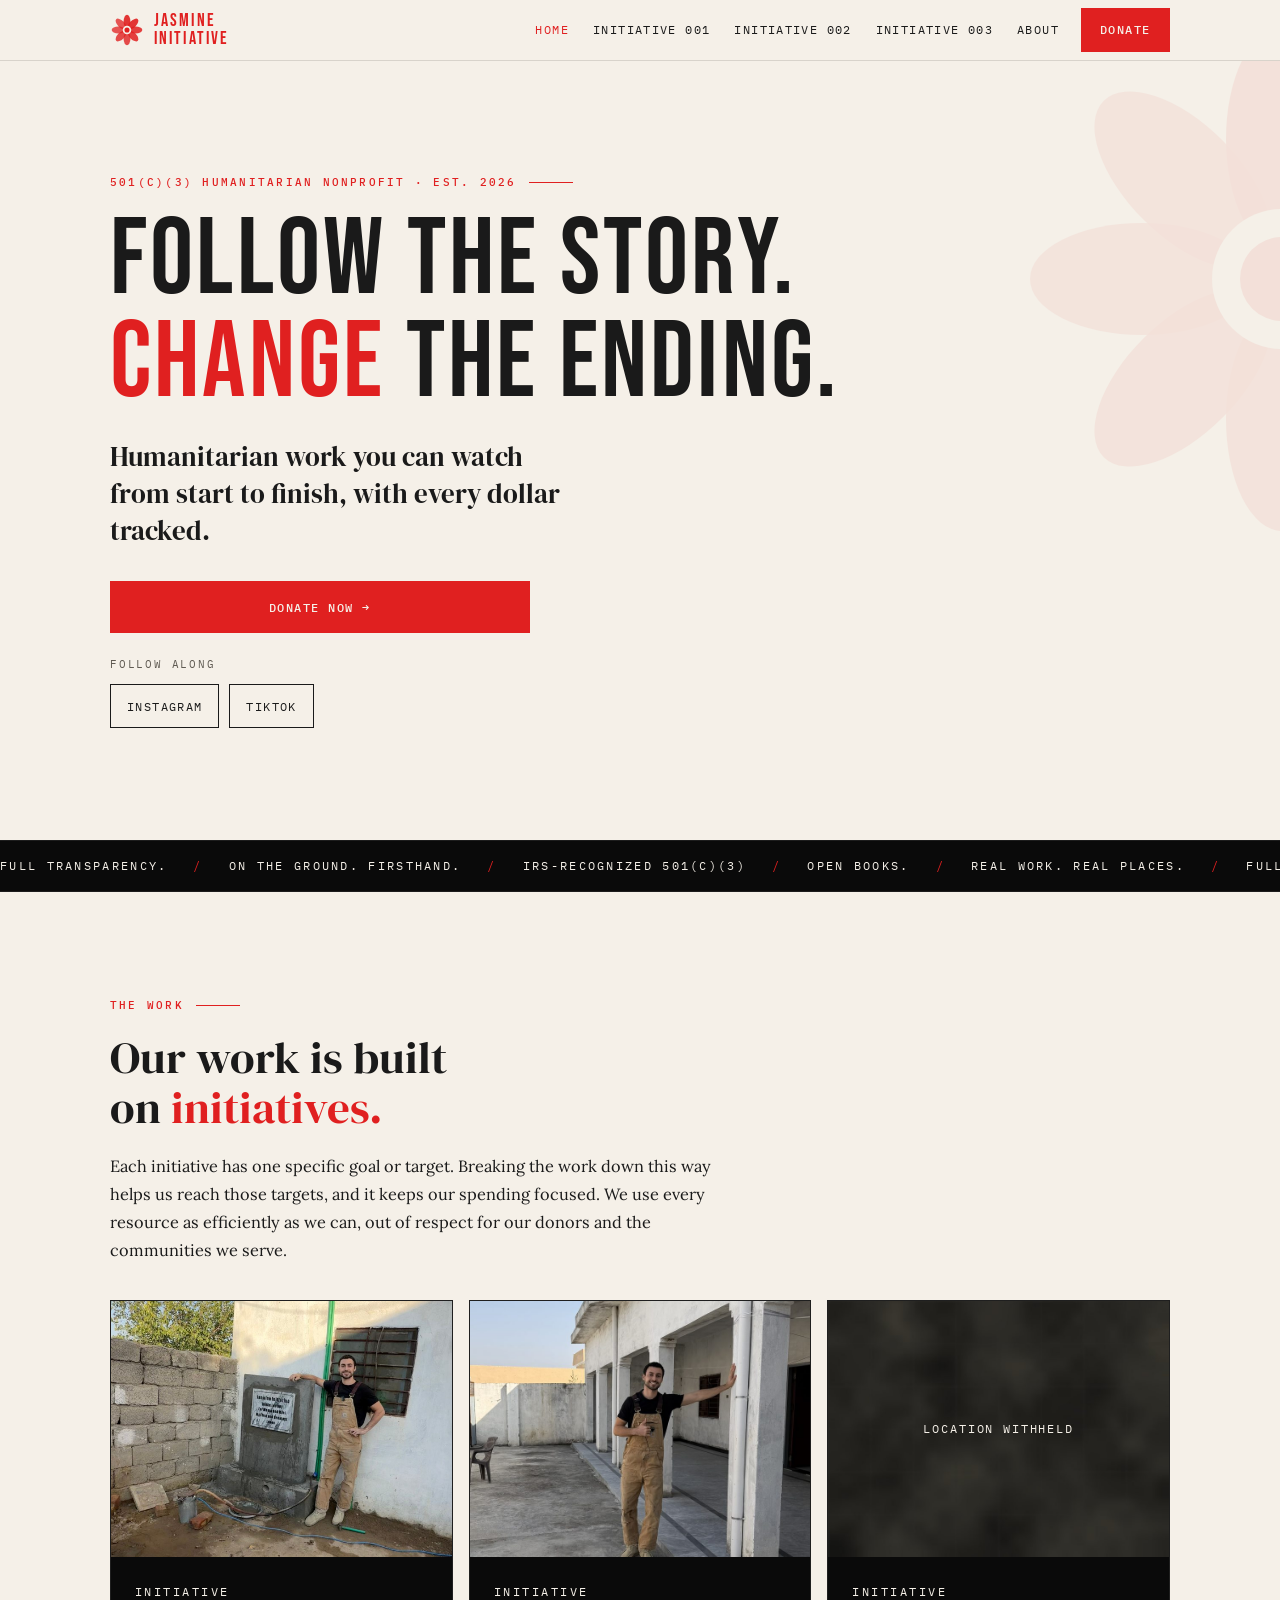
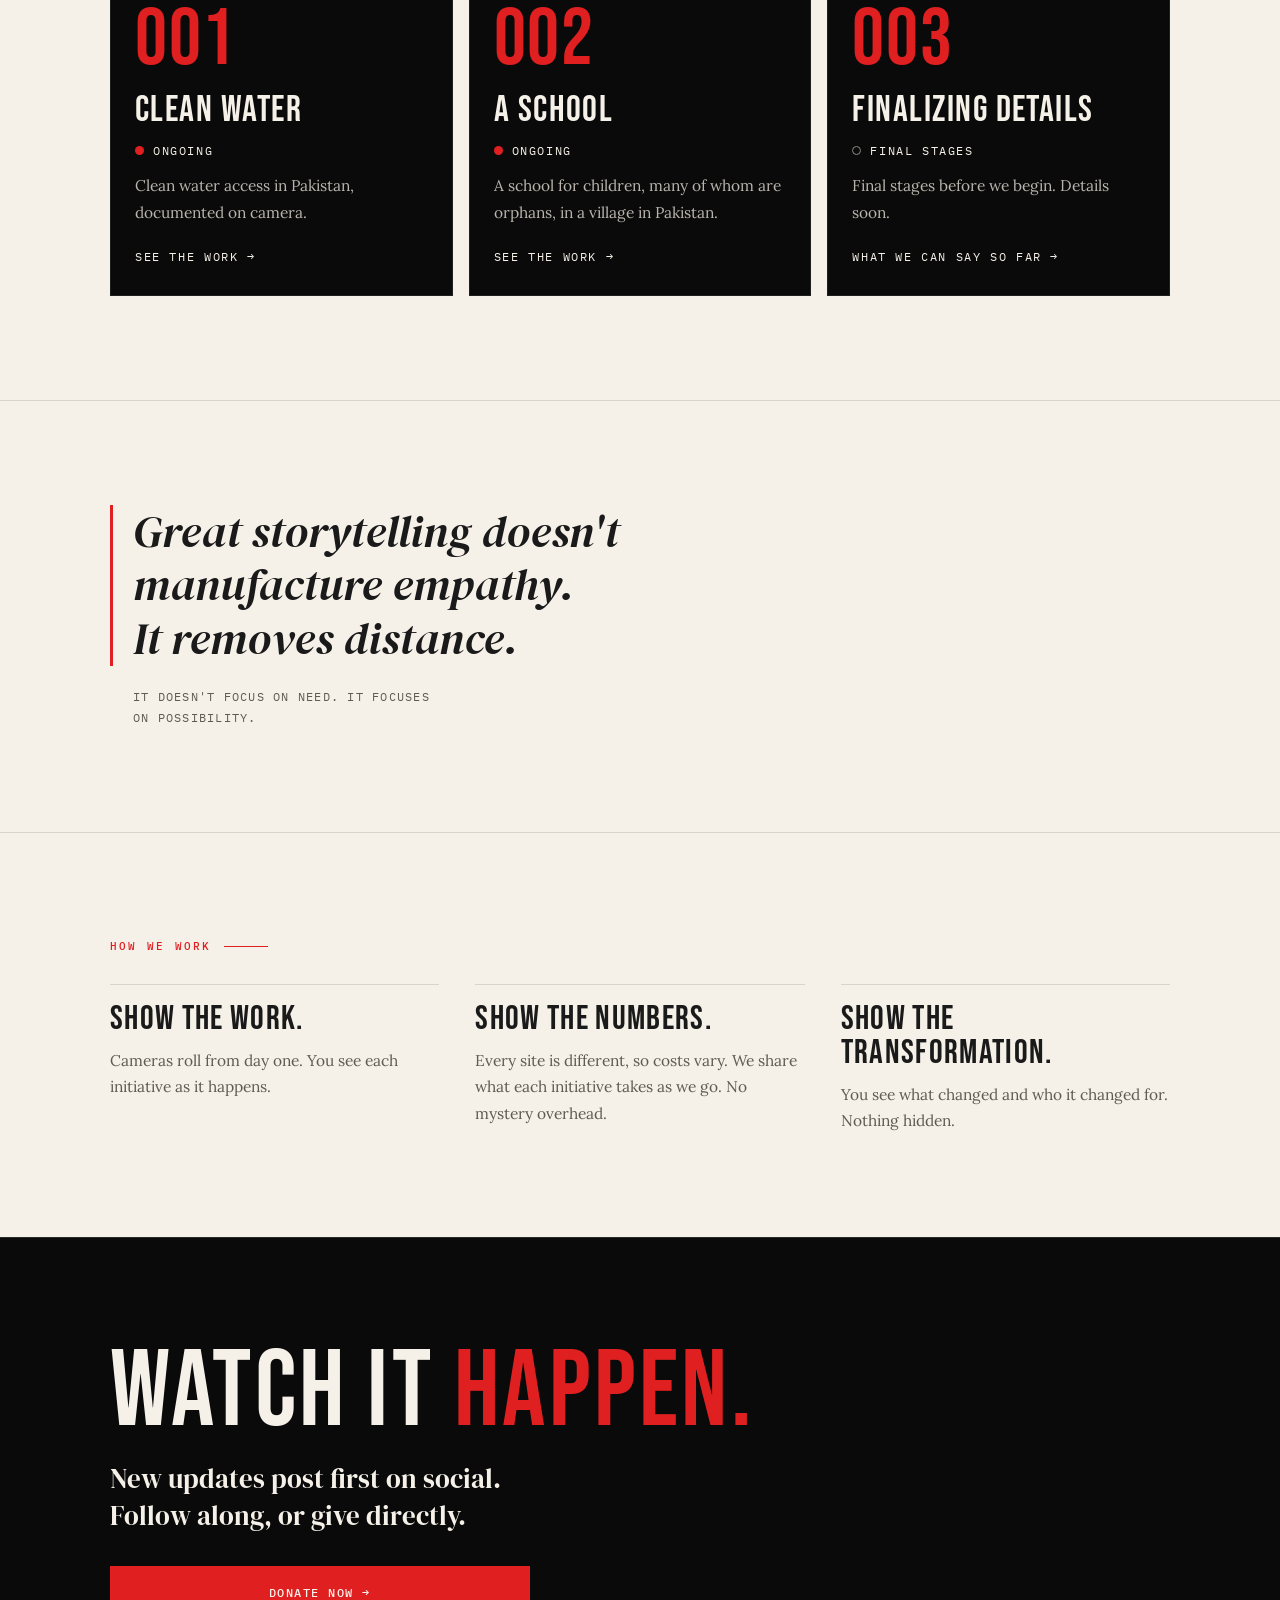
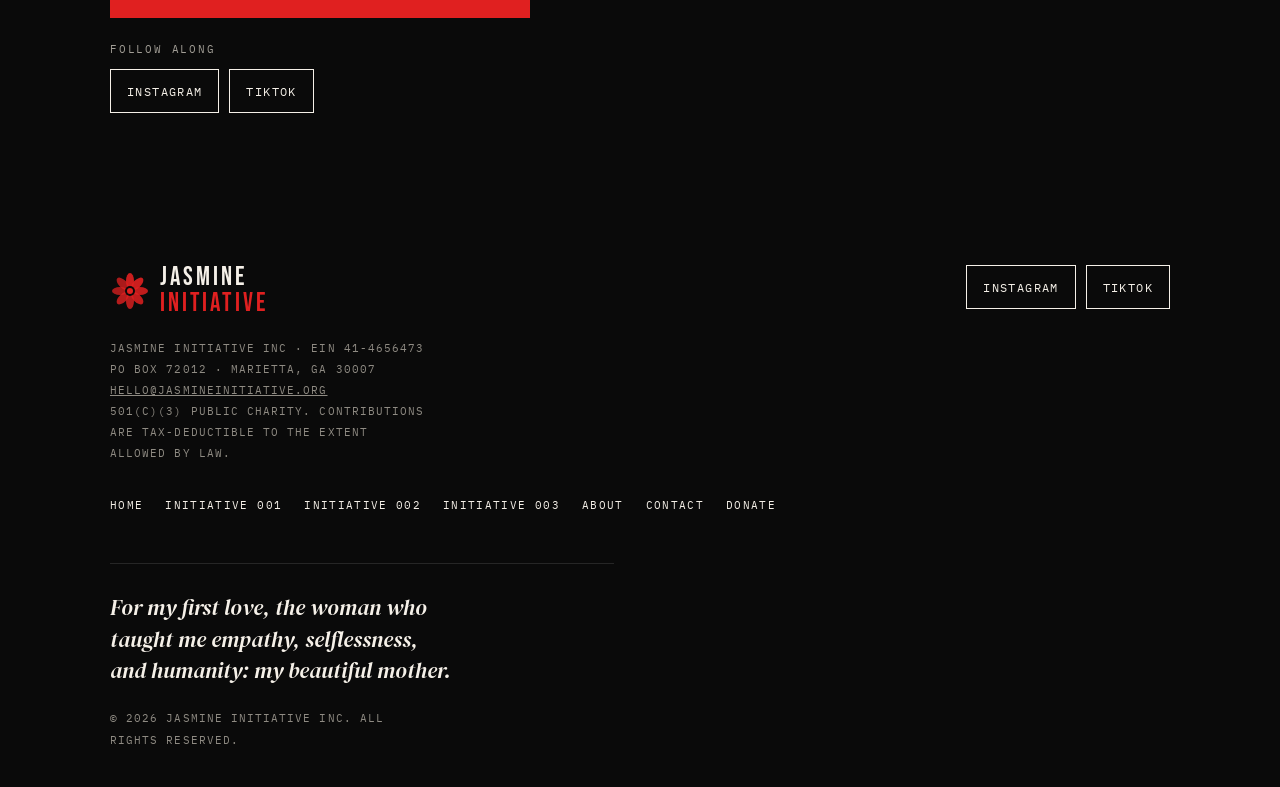
<file: index.html>
<!doctype html>
<html lang="en">
<head>
<meta charset="utf-8">
<meta name="viewport" content="width=device-width, initial-scale=1, viewport-fit=cover">
<title>Jasmine Initiative | Follow the story. Change the ending.</title>
<meta name="description" content="Humanitarian work you can watch from start to finish, with every dollar tracked. A 501(c)(3) public charity.">
<meta name="theme-color" content="#0A0A0A">
<meta property="og:site_name" content="Jasmine Initiative">
<meta property="og:type" content="website">
<meta property="og:title" content="Jasmine Initiative | Follow the story. Change the ending.">
<meta property="og:description" content="Humanitarian work you can watch from start to finish, with every dollar tracked. A 501(c)(3) public charity.">
<meta name="twitter:card" content="summary_large_image">
<meta property="og:url" content="https://jasmineinitiative.org/">
<meta property="og:image" content="https://jasmineinitiative.org/img/share-flower.jpg">
<link rel="canonical" href="https://jasmineinitiative.org/">
<link rel="icon" href="data:image/svg+xml,%3Csvg xmlns='http://www.w3.org/2000/svg' viewBox='0 0 40 40'%3E%3Crect width='40' height='40' fill='%230A0A0A'/%3E%3Cg fill='%23E02020'%3E%3Cellipse cx='20' cy='10' rx='4' ry='8'/%3E%3Cellipse cx='20' cy='10' rx='4' ry='8' transform='rotate(45 20 20)'/%3E%3Cellipse cx='20' cy='10' rx='4' ry='8' transform='rotate(90 20 20)'/%3E%3Cellipse cx='20' cy='10' rx='4' ry='8' transform='rotate(135 20 20)'/%3E%3Cellipse cx='20' cy='10' rx='4' ry='8' transform='rotate(180 20 20)'/%3E%3Cellipse cx='20' cy='10' rx='4' ry='8' transform='rotate(225 20 20)'/%3E%3Cellipse cx='20' cy='10' rx='4' ry='8' transform='rotate(270 20 20)'/%3E%3Cellipse cx='20' cy='10' rx='4' ry='8' transform='rotate(315 20 20)'/%3E%3C/g%3E%3Ccircle cx='20' cy='20' r='5' fill='%230A0A0A'/%3E%3Ccircle cx='20' cy='20' r='3' fill='%23E02020'/%3E%3C/svg%3E">
<link rel="preconnect" href="https://fonts.googleapis.com">
<link rel="preconnect" href="https://fonts.gstatic.com" crossorigin>
<link href="https://fonts.googleapis.com/css2?family=Bebas+Neue&family=DM+Serif+Display:ital@0;1&family=IBM+Plex+Mono:wght@400;500&family=Lora:ital,wght@0,400;0,500;1,400&display=swap" rel="stylesheet">
<link rel="stylesheet" href="assets/site.css?v=051c69ce">
</head>
<body>
<svg width="0" height="0" style="position:absolute" aria-hidden="true" focusable="false">
  <symbol id="flower" viewBox="0 0 40 40">
    <g fill="#E02020">
      <ellipse cx="20" cy="10" rx="4" ry="8" opacity=".9"/>
      <ellipse cx="20" cy="10" rx="4" ry="8" opacity=".9" transform="rotate(45 20 20)"/>
      <ellipse cx="20" cy="10" rx="4" ry="8" opacity=".85" transform="rotate(90 20 20)"/>
      <ellipse cx="20" cy="10" rx="4" ry="8" opacity=".85" transform="rotate(135 20 20)"/>
      <ellipse cx="20" cy="10" rx="4" ry="8" opacity=".8" transform="rotate(180 20 20)"/>
      <ellipse cx="20" cy="10" rx="4" ry="8" opacity=".8" transform="rotate(225 20 20)"/>
      <ellipse cx="20" cy="10" rx="4" ry="8" opacity=".75" transform="rotate(270 20 20)"/>
      <ellipse cx="20" cy="10" rx="4" ry="8" opacity=".75" transform="rotate(315 20 20)"/>
    </g>
    <circle cx="20" cy="20" r="5" style="fill:var(--core,#F5F0E8)"/>
    <circle cx="20" cy="20" r="3" fill="#E02020"/>
  </symbol>
</svg>

<a class="skip" href="#main">Skip to content</a>
<header class="bar">
  <div class="wrap bar-in">
    <a class="brand" href="./" aria-current="page" data-nav aria-label="Jasmine Initiative home">
      <svg aria-hidden="true"><use href="#flower"/></svg>
      <span class="brand-t"><span>JASMINE</span><span class="i">INITIATIVE</span></span>
    </a>
    <nav class="nav-d" aria-label="Primary">
      <a href="./" aria-current="page" data-nav>Home</a>
      <a href="initiative-001/" data-nav>Initiative 001</a>
      <a href="initiative-002/" data-nav>Initiative 002</a>
      <a href="initiative-003/" data-nav>Initiative 003</a>
      <a href="about/" data-nav>About</a>
    </nav>
    <a class="btn" style="min-height:44px;padding:0 18px" href="donate/" data-nav>Donate</a>
    <button class="menu-btn" id="menuBtn" type="button" aria-expanded="false" aria-controls="menu">Menu</button>
  </div>
</header>

<div class="menu" id="menu" hidden>
  <a class="big" href="./" aria-current="page" data-nav>Home</a>
  <a class="big" href="initiative-001/" data-nav>Initiative 001</a>
  <a class="big" href="initiative-002/" data-nav>Initiative 002</a>
  <a class="big" href="initiative-003/" data-nav>Initiative 003</a>
  <a class="big" href="about/" data-nav>About</a>
  <a class="big" href="contact/" data-nav>Contact</a>
  <a class="big" href="donate/" data-nav>Donate</a>
  <div class="follow">
    <p class="mono" style="margin:0 0 10px">Follow along</p>
    <div class="socials" data-socials></div>
  </div>
</div>


<main id="main">
  <section class="hero">
    <svg class="hero-flower" viewBox="0 0 40 40" aria-hidden="true"><use href="#flower"/></svg>
    <div class="wrap">
      <p class="eyebrow">501(c)(3) Humanitarian Nonprofit &middot; Est. 2026</p>
      <h1 class="h1">Follow the story.<br><em>Change</em> the ending.</h1>
      <p class="lede">Humanitarian work you can watch from start to finish, with every dollar tracked.</p>
      <div class="cta">
        <a class="btn" href="donate/" data-nav>Donate now &rarr;</a>
      </div>
      <p class="mono follow-label">Follow along</p>
      <div class="socials" data-socials></div>
    </div>
  </section>

  <div class="ticker" aria-hidden="true">
    <div class="track">
      <span>Full transparency.</span><span>On the ground. Firsthand.</span><span>IRS-recognized 501(c)(3)</span><span>Open books.</span><span>Real work. Real places.</span>
      <span>Full transparency.</span><span>On the ground. Firsthand.</span><span>IRS-recognized 501(c)(3)</span><span>Open books.</span><span>Real work. Real places.</span>
    </div>
  </div>

  <section class="sec">
    <div class="wrap">
      <p class="eyebrow">The work</p>
      <h2 class="h2">Our work is built on <em>initiatives.</em></h2>
      <p class="copy">Each initiative has one specific goal or target. Breaking the work down this way helps us reach those targets, and it keeps our spending focused. We use every resource as efficiently as we can, out of respect for our donors and the communities we serve.</p>
      <div class="cards" style="margin-top:36px">
        <a class="card c" href="initiative-001/" data-nav>
          <div class="c-media"><img src="img/well-1-plaque-wide.jpg" width="1600" height="900" loading="lazy" alt="Chuck standing beside the first well with the Initiative 001 plaque mounted on it"></div>
          <div class="c-body">
            <div class="c-num"><span class="lab">Initiative</span><span class="n">001</span></div>
            <h3>Clean water</h3>
            <span class="status"><i aria-hidden="true"></i>Ongoing</span>
            <p>Clean water access in Pakistan, documented on camera.</p>
            <span class="go">See the work &rarr;</span>
          </div>
        </a>
        <a class="card c" href="initiative-002/" data-nav>
          <div class="c-media"><img src="img/initiative-002-card.jpg" width="800" height="600" loading="lazy" alt="Chuck standing beside the school building in Pakistan"></div>
          <div class="c-body">
            <div class="c-num"><span class="lab">Initiative</span><span class="n">002</span></div>
            <h3>A school</h3>
            <span class="status"><i aria-hidden="true"></i>Ongoing</span>
            <p>A school for children, many of whom are orphans, in a village in Pakistan.</p>
            <span class="go">See the work &rarr;</span>
          </div>
        </a>
        <a class="card c" href="initiative-003/" data-nav>
          <div class="c-media"><img src="img/initiative-003-map.jpg" width="800" height="600" loading="lazy" alt=""><span class="c-tag">Location withheld</span></div>
          <div class="c-body">
            <div class="c-num"><span class="lab">Initiative</span><span class="n">003</span></div>
            <h3>Finalizing details</h3>
            <span class="status"><i class="off" aria-hidden="true"></i>Final stages</span>
            <p>Final stages before we begin. Details soon.</p>
            <span class="go">What we can say so far &rarr;</span>
          </div>
        </a>
      </div>
    </div>
  </section>

  <section class="sec">
    <div class="wrap">
      <blockquote class="pull" style="margin-inline:0">Great storytelling doesn't manufacture empathy. It removes distance.</blockquote>
      <p class="pull-sub">It doesn't focus on need. It focuses on possibility.</p>
    </div>
  </section>

  <section class="sec">
    <div class="wrap">
      <p class="eyebrow">How we work</p>
      <div class="trio" style="margin-top:28px">
        <div><h3>Show the work.</h3><p>Cameras roll from day one. You see each initiative as it happens.</p></div>
        <div><h3>Show the numbers.</h3><p>Every site is different, so costs vary. We share what each initiative takes as we go. No mystery overhead.</p></div>
        <div><h3>Show the transformation.</h3><p>You see what changed and who it changed for. Nothing hidden.</p></div>
      </div>
    </div>
  </section>

  <section class="sec band-dark">
    <div class="wrap">
      <h2 class="h1" style="margin-bottom:16px">Watch it <em>happen.</em></h2>
      <p class="lede" style="max-width:30ch">New updates post first on social. Follow along, or give directly.</p>
      <div class="cta" style="margin-bottom:8px"><a class="btn" href="donate/" data-nav>Donate now &rarr;</a></div>
      <p class="mono follow-label">Follow along</p>
      <div class="socials" data-socials></div>
    </div>
  </section>
</main>
<footer class="foot">
  <div class="wrap">
    <div class="foot-in">
      <div>
        <div class="brand" style="margin:0 0 20px">
          <svg aria-hidden="true"><use href="#flower"/></svg>
          <span class="brand-t"><span>JASMINE</span><span class="i">INITIATIVE</span></span>
        </div>
        <p>Jasmine Initiative Inc &middot; EIN 41-4656473<br>PO Box 72012 &middot; Marietta, GA 30007<br><a class="em" data-em="uryyb@wnfzvarvavgvngvir.bet">hello [at] jasmineinitiative [dot] org</a><br>501(c)(3) public charity. Contributions are tax-deductible to the extent allowed by law.</p>
      </div>
      <div class="socials" data-socials style="align-content:flex-start"></div>
    </div>
    <nav aria-label="Footer">
      <a href="./" aria-current="page" data-nav>Home</a>
      <a href="initiative-001/" data-nav>Initiative 001</a>
      <a href="initiative-002/" data-nav>Initiative 002</a>
      <a href="initiative-003/" data-nav>Initiative 003</a>
      <a href="about/" data-nav>About</a>
      <a href="contact/" data-nav>Contact</a>
      <a href="donate/" data-nav>Donate</a>
    </nav>
    <p class="dedication">For my first love, the woman who taught me empathy, selflessness, and humanity: my beautiful mother.</p>
    <p class="copyright">&copy; 2026 Jasmine Initiative Inc. All rights reserved.</p>
  </div>
</footer>

<script src="assets/site.js?v=051c69ce"></script>
</body>
</html>
</file>
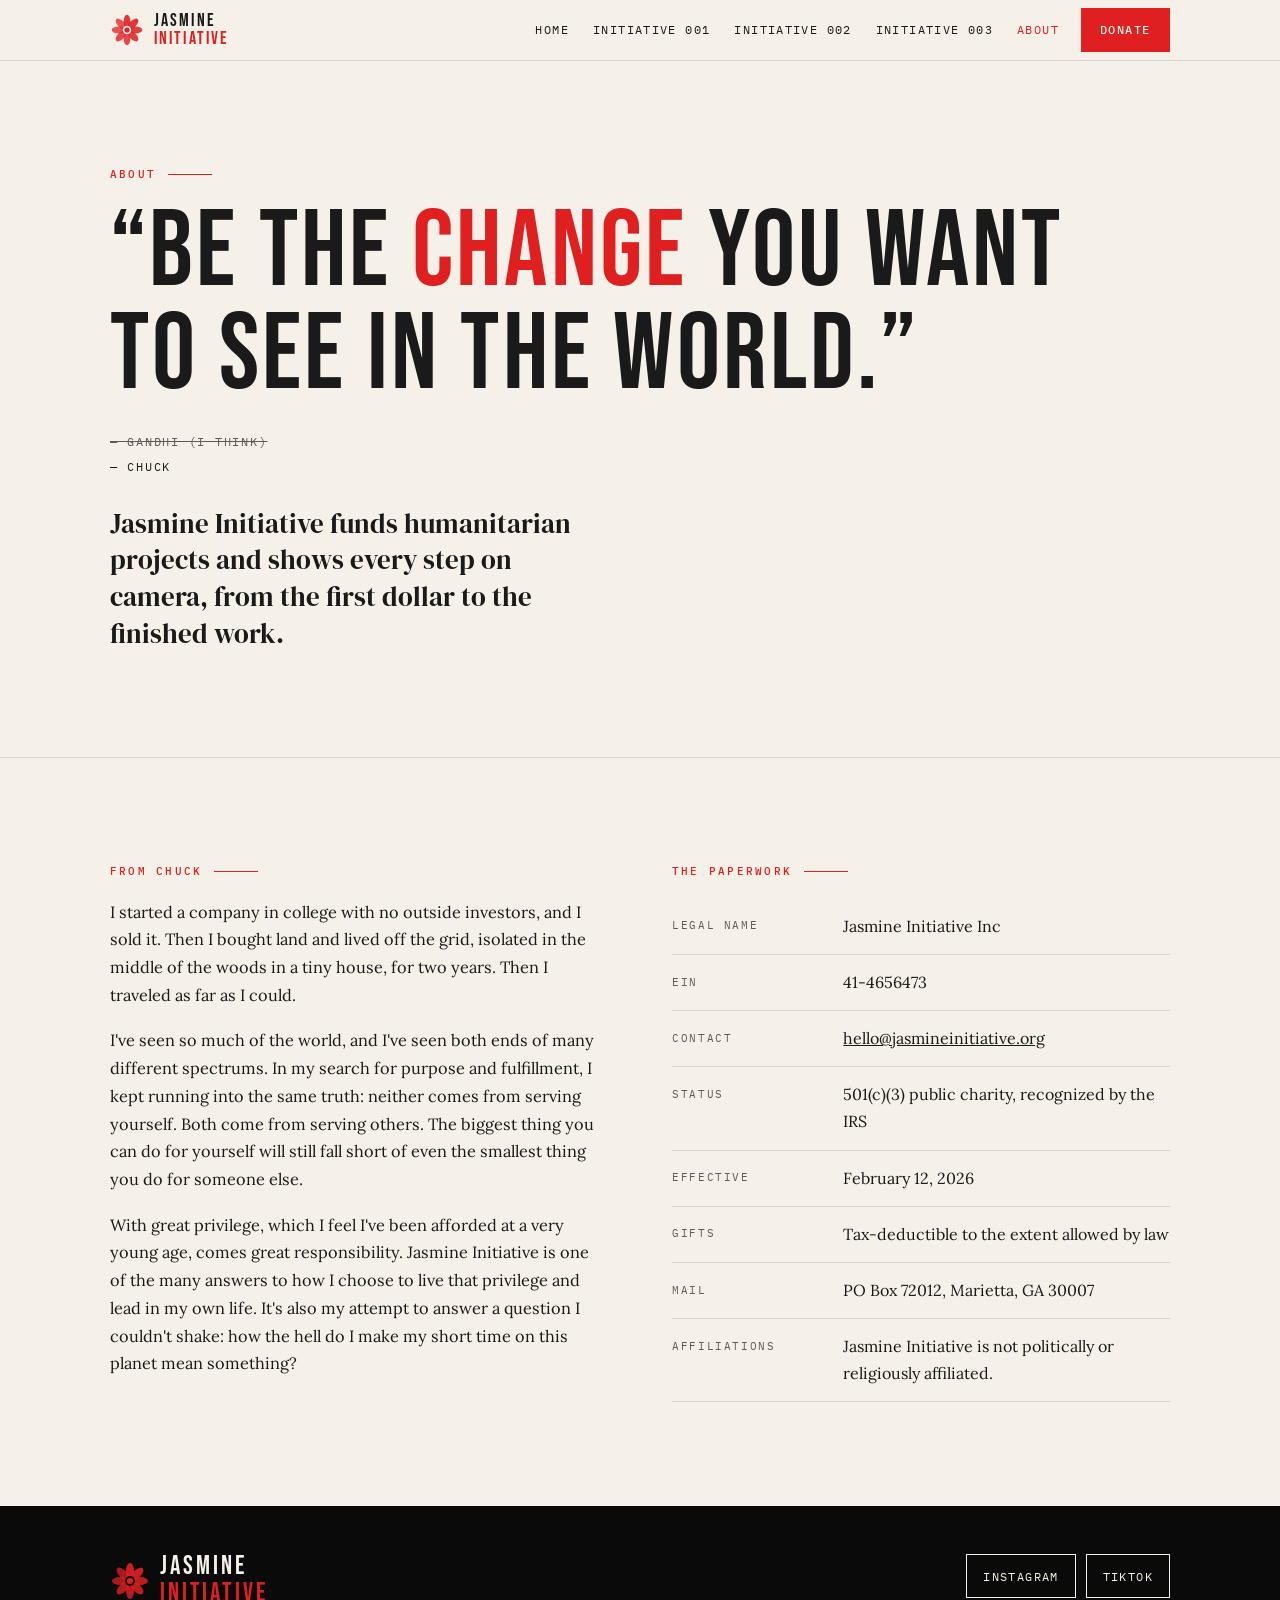
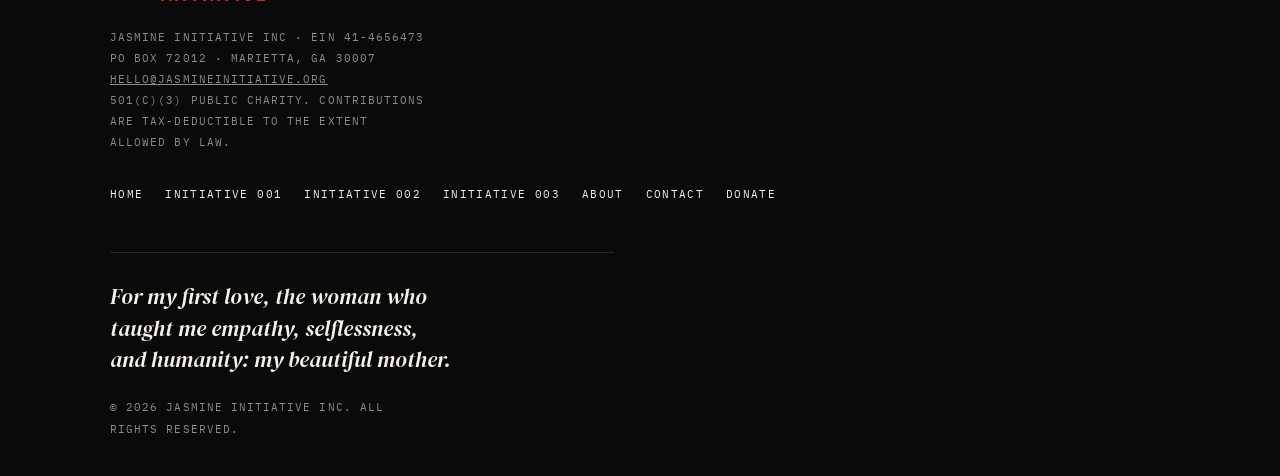
<file: about/index.html>
<!doctype html>
<html lang="en">
<head>
<meta charset="utf-8">
<meta name="viewport" content="width=device-width, initial-scale=1, viewport-fit=cover">
<title>About | Jasmine Initiative</title>
<meta name="description" content="Jasmine Initiative funds humanitarian projects and shows every step on camera, from the first dollar to the finished work.">
<meta name="theme-color" content="#0A0A0A">
<meta property="og:site_name" content="Jasmine Initiative">
<meta property="og:type" content="website">
<meta property="og:title" content="About | Jasmine Initiative">
<meta property="og:description" content="Jasmine Initiative funds humanitarian projects and shows every step on camera, from the first dollar to the finished work.">
<meta name="twitter:card" content="summary_large_image">
<meta property="og:url" content="https://jasmineinitiative.org/about/">
<meta property="og:image" content="https://jasmineinitiative.org/img/share-flower.jpg">
<link rel="canonical" href="https://jasmineinitiative.org/about/">
<link rel="icon" href="data:image/svg+xml,%3Csvg xmlns='http://www.w3.org/2000/svg' viewBox='0 0 40 40'%3E%3Crect width='40' height='40' fill='%230A0A0A'/%3E%3Cg fill='%23E02020'%3E%3Cellipse cx='20' cy='10' rx='4' ry='8'/%3E%3Cellipse cx='20' cy='10' rx='4' ry='8' transform='rotate(45 20 20)'/%3E%3Cellipse cx='20' cy='10' rx='4' ry='8' transform='rotate(90 20 20)'/%3E%3Cellipse cx='20' cy='10' rx='4' ry='8' transform='rotate(135 20 20)'/%3E%3Cellipse cx='20' cy='10' rx='4' ry='8' transform='rotate(180 20 20)'/%3E%3Cellipse cx='20' cy='10' rx='4' ry='8' transform='rotate(225 20 20)'/%3E%3Cellipse cx='20' cy='10' rx='4' ry='8' transform='rotate(270 20 20)'/%3E%3Cellipse cx='20' cy='10' rx='4' ry='8' transform='rotate(315 20 20)'/%3E%3C/g%3E%3Ccircle cx='20' cy='20' r='5' fill='%230A0A0A'/%3E%3Ccircle cx='20' cy='20' r='3' fill='%23E02020'/%3E%3C/svg%3E">
<link rel="preconnect" href="https://fonts.googleapis.com">
<link rel="preconnect" href="https://fonts.gstatic.com" crossorigin>
<link href="https://fonts.googleapis.com/css2?family=Bebas+Neue&family=DM+Serif+Display:ital@0;1&family=IBM+Plex+Mono:wght@400;500&family=Lora:ital,wght@0,400;0,500;1,400&display=swap" rel="stylesheet">
<link rel="stylesheet" href="../assets/site.css?v=051c69ce">
</head>
<body>
<svg width="0" height="0" style="position:absolute" aria-hidden="true" focusable="false">
  <symbol id="flower" viewBox="0 0 40 40">
    <g fill="#E02020">
      <ellipse cx="20" cy="10" rx="4" ry="8" opacity=".9"/>
      <ellipse cx="20" cy="10" rx="4" ry="8" opacity=".9" transform="rotate(45 20 20)"/>
      <ellipse cx="20" cy="10" rx="4" ry="8" opacity=".85" transform="rotate(90 20 20)"/>
      <ellipse cx="20" cy="10" rx="4" ry="8" opacity=".85" transform="rotate(135 20 20)"/>
      <ellipse cx="20" cy="10" rx="4" ry="8" opacity=".8" transform="rotate(180 20 20)"/>
      <ellipse cx="20" cy="10" rx="4" ry="8" opacity=".8" transform="rotate(225 20 20)"/>
      <ellipse cx="20" cy="10" rx="4" ry="8" opacity=".75" transform="rotate(270 20 20)"/>
      <ellipse cx="20" cy="10" rx="4" ry="8" opacity=".75" transform="rotate(315 20 20)"/>
    </g>
    <circle cx="20" cy="20" r="5" style="fill:var(--core,#F5F0E8)"/>
    <circle cx="20" cy="20" r="3" fill="#E02020"/>
  </symbol>
</svg>

<a class="skip" href="#main">Skip to content</a>
<header class="bar">
  <div class="wrap bar-in">
    <a class="brand" href="../" data-nav aria-label="Jasmine Initiative home">
      <svg aria-hidden="true"><use href="#flower"/></svg>
      <span class="brand-t"><span>JASMINE</span><span class="i">INITIATIVE</span></span>
    </a>
    <nav class="nav-d" aria-label="Primary">
      <a href="../" data-nav>Home</a>
      <a href="../initiative-001/" data-nav>Initiative 001</a>
      <a href="../initiative-002/" data-nav>Initiative 002</a>
      <a href="../initiative-003/" data-nav>Initiative 003</a>
      <a href="../about/" aria-current="page" data-nav>About</a>
    </nav>
    <a class="btn" style="min-height:44px;padding:0 18px" href="../donate/" data-nav>Donate</a>
    <button class="menu-btn" id="menuBtn" type="button" aria-expanded="false" aria-controls="menu">Menu</button>
  </div>
</header>

<div class="menu" id="menu" hidden>
  <a class="big" href="../" data-nav>Home</a>
  <a class="big" href="../initiative-001/" data-nav>Initiative 001</a>
  <a class="big" href="../initiative-002/" data-nav>Initiative 002</a>
  <a class="big" href="../initiative-003/" data-nav>Initiative 003</a>
  <a class="big" href="../about/" aria-current="page" data-nav>About</a>
  <a class="big" href="../contact/" data-nav>Contact</a>
  <a class="big" href="../donate/" data-nav>Donate</a>
  <div class="follow">
    <p class="mono" style="margin:0 0 10px">Follow along</p>
    <div class="socials" data-socials></div>
  </div>
</div>


<main id="main">
  <section class="sec" style="border-top:0">
    <div class="wrap">
      <p class="eyebrow">About</p>
      <h1 class="h1">&ldquo;Be the <em>change</em> you want to see in the world.&rdquo;</h1>
      <p class="attrib"><s>&mdash; Gandhi (I think)</s><span>&mdash; Chuck</span></p>
      <p class="lede" style="margin:8px 0 0">Jasmine Initiative funds humanitarian projects and shows every step on camera, from the first dollar to the finished work.</p>
    </div>
  </section>
  <section class="sec">
    <div class="wrap two">
      <div>
        <p class="eyebrow">From Chuck</p>
        <p class="copy">I started a company in college with no outside investors, and I sold it. Then I bought land and lived off the grid, isolated in the middle of the woods in a tiny house, for two years. Then I traveled as far as I could.</p>
        <p class="copy">I've seen so much of the world, and I've seen both ends of many different spectrums. In my search for purpose and fulfillment, I kept running into the same truth: neither comes from serving yourself. Both come from serving others. The biggest thing you can do for yourself will still fall short of even the smallest thing you do for someone else.</p>
        <p class="copy">With great privilege, which I feel I've been afforded at a very young age, comes great responsibility. Jasmine Initiative is one of the many answers to how I choose to live that privilege and lead in my own life. It's also my attempt to answer a question I couldn't shake: how the hell do I make my short time on this planet mean something?</p>
      </div>
      <div>
        <p class="eyebrow">The paperwork</p>
        <dl class="facts">
          <div><dt>Legal name</dt><dd>Jasmine Initiative Inc</dd></div>
          <div><dt>EIN</dt><dd>41-4656473</dd></div>
          <div><dt>Contact</dt><dd><a class="em" data-em="uryyb@wnfzvarvavgvngvir.bet">hello [at] jasmineinitiative [dot] org</a></dd></div>
          <div><dt>Status</dt><dd>501(c)(3) public charity, recognized by the IRS</dd></div>
          <div><dt>Effective</dt><dd>February 12, 2026</dd></div>
          <div><dt>Gifts</dt><dd>Tax-deductible to the extent allowed by law</dd></div>
          <div><dt>Mail</dt><dd>PO Box 72012, Marietta, GA 30007</dd></div>
          <div><dt>Affiliations</dt><dd>Jasmine Initiative is not politically or religiously affiliated.</dd></div>
        </dl>
      </div>
    </div>
  </section>
</main>
<footer class="foot">
  <div class="wrap">
    <div class="foot-in">
      <div>
        <div class="brand" style="margin:0 0 20px">
          <svg aria-hidden="true"><use href="#flower"/></svg>
          <span class="brand-t"><span>JASMINE</span><span class="i">INITIATIVE</span></span>
        </div>
        <p>Jasmine Initiative Inc &middot; EIN 41-4656473<br>PO Box 72012 &middot; Marietta, GA 30007<br><a class="em" data-em="uryyb@wnfzvarvavgvngvir.bet">hello [at] jasmineinitiative [dot] org</a><br>501(c)(3) public charity. Contributions are tax-deductible to the extent allowed by law.</p>
      </div>
      <div class="socials" data-socials style="align-content:flex-start"></div>
    </div>
    <nav aria-label="Footer">
      <a href="../" data-nav>Home</a>
      <a href="../initiative-001/" data-nav>Initiative 001</a>
      <a href="../initiative-002/" data-nav>Initiative 002</a>
      <a href="../initiative-003/" data-nav>Initiative 003</a>
      <a href="../about/" aria-current="page" data-nav>About</a>
      <a href="../contact/" data-nav>Contact</a>
      <a href="../donate/" data-nav>Donate</a>
    </nav>
    <p class="dedication">For my first love, the woman who taught me empathy, selflessness, and humanity: my beautiful mother.</p>
    <p class="copyright">&copy; 2026 Jasmine Initiative Inc. All rights reserved.</p>
  </div>
</footer>

<script src="../assets/site.js?v=051c69ce"></script>
</body>
</html>
</file>
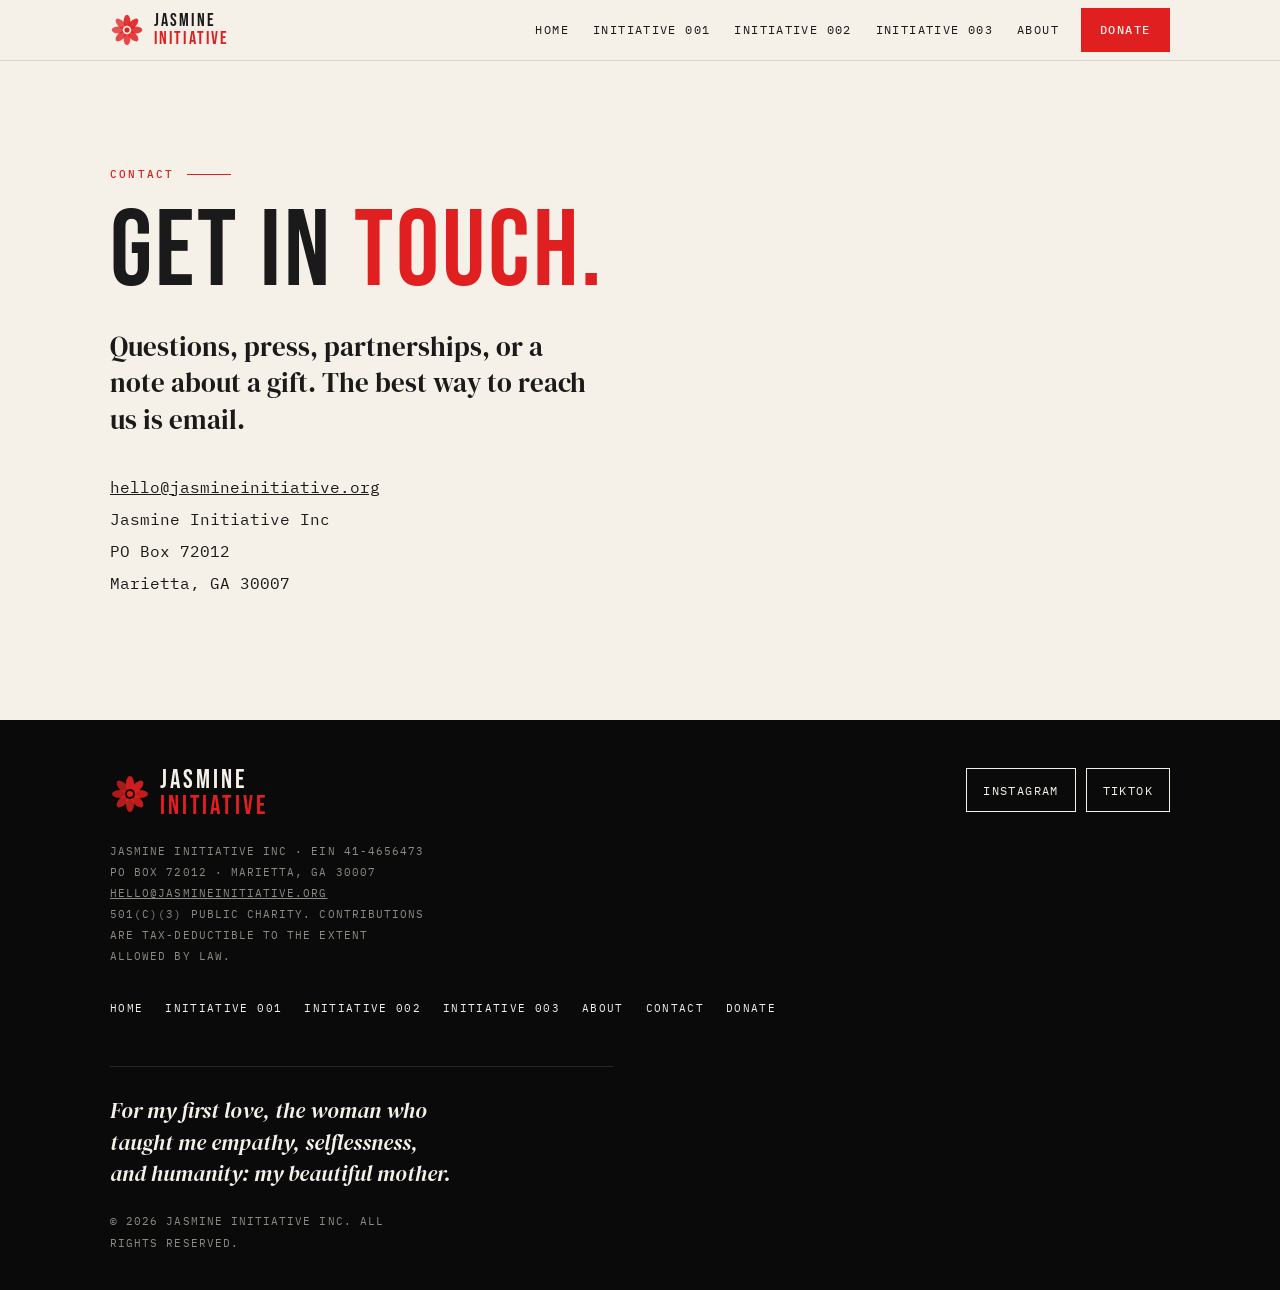
<file: contact/index.html>
<!doctype html>
<html lang="en">
<head>
<meta charset="utf-8">
<meta name="viewport" content="width=device-width, initial-scale=1, viewport-fit=cover">
<title>Contact | Jasmine Initiative</title>
<meta name="description" content="Questions, press, partnerships, or a note about a gift. Contact Jasmine Initiative.">
<meta name="theme-color" content="#0A0A0A">
<meta property="og:site_name" content="Jasmine Initiative">
<meta property="og:type" content="website">
<meta property="og:title" content="Contact | Jasmine Initiative">
<meta property="og:description" content="Questions, press, partnerships, or a note about a gift. Contact Jasmine Initiative.">
<meta name="twitter:card" content="summary_large_image">
<meta property="og:url" content="https://jasmineinitiative.org/contact/">
<meta property="og:image" content="https://jasmineinitiative.org/img/share-flower.jpg">
<link rel="canonical" href="https://jasmineinitiative.org/contact/">
<link rel="icon" href="data:image/svg+xml,%3Csvg xmlns='http://www.w3.org/2000/svg' viewBox='0 0 40 40'%3E%3Crect width='40' height='40' fill='%230A0A0A'/%3E%3Cg fill='%23E02020'%3E%3Cellipse cx='20' cy='10' rx='4' ry='8'/%3E%3Cellipse cx='20' cy='10' rx='4' ry='8' transform='rotate(45 20 20)'/%3E%3Cellipse cx='20' cy='10' rx='4' ry='8' transform='rotate(90 20 20)'/%3E%3Cellipse cx='20' cy='10' rx='4' ry='8' transform='rotate(135 20 20)'/%3E%3Cellipse cx='20' cy='10' rx='4' ry='8' transform='rotate(180 20 20)'/%3E%3Cellipse cx='20' cy='10' rx='4' ry='8' transform='rotate(225 20 20)'/%3E%3Cellipse cx='20' cy='10' rx='4' ry='8' transform='rotate(270 20 20)'/%3E%3Cellipse cx='20' cy='10' rx='4' ry='8' transform='rotate(315 20 20)'/%3E%3C/g%3E%3Ccircle cx='20' cy='20' r='5' fill='%230A0A0A'/%3E%3Ccircle cx='20' cy='20' r='3' fill='%23E02020'/%3E%3C/svg%3E">
<link rel="preconnect" href="https://fonts.googleapis.com">
<link rel="preconnect" href="https://fonts.gstatic.com" crossorigin>
<link href="https://fonts.googleapis.com/css2?family=Bebas+Neue&family=DM+Serif+Display:ital@0;1&family=IBM+Plex+Mono:wght@400;500&family=Lora:ital,wght@0,400;0,500;1,400&display=swap" rel="stylesheet">
<link rel="stylesheet" href="../assets/site.css?v=051c69ce">
</head>
<body>
<svg width="0" height="0" style="position:absolute" aria-hidden="true" focusable="false">
  <symbol id="flower" viewBox="0 0 40 40">
    <g fill="#E02020">
      <ellipse cx="20" cy="10" rx="4" ry="8" opacity=".9"/>
      <ellipse cx="20" cy="10" rx="4" ry="8" opacity=".9" transform="rotate(45 20 20)"/>
      <ellipse cx="20" cy="10" rx="4" ry="8" opacity=".85" transform="rotate(90 20 20)"/>
      <ellipse cx="20" cy="10" rx="4" ry="8" opacity=".85" transform="rotate(135 20 20)"/>
      <ellipse cx="20" cy="10" rx="4" ry="8" opacity=".8" transform="rotate(180 20 20)"/>
      <ellipse cx="20" cy="10" rx="4" ry="8" opacity=".8" transform="rotate(225 20 20)"/>
      <ellipse cx="20" cy="10" rx="4" ry="8" opacity=".75" transform="rotate(270 20 20)"/>
      <ellipse cx="20" cy="10" rx="4" ry="8" opacity=".75" transform="rotate(315 20 20)"/>
    </g>
    <circle cx="20" cy="20" r="5" style="fill:var(--core,#F5F0E8)"/>
    <circle cx="20" cy="20" r="3" fill="#E02020"/>
  </symbol>
</svg>

<a class="skip" href="#main">Skip to content</a>
<header class="bar">
  <div class="wrap bar-in">
    <a class="brand" href="../" data-nav aria-label="Jasmine Initiative home">
      <svg aria-hidden="true"><use href="#flower"/></svg>
      <span class="brand-t"><span>JASMINE</span><span class="i">INITIATIVE</span></span>
    </a>
    <nav class="nav-d" aria-label="Primary">
      <a href="../" data-nav>Home</a>
      <a href="../initiative-001/" data-nav>Initiative 001</a>
      <a href="../initiative-002/" data-nav>Initiative 002</a>
      <a href="../initiative-003/" data-nav>Initiative 003</a>
      <a href="../about/" data-nav>About</a>
    </nav>
    <a class="btn" style="min-height:44px;padding:0 18px" href="../donate/" data-nav>Donate</a>
    <button class="menu-btn" id="menuBtn" type="button" aria-expanded="false" aria-controls="menu">Menu</button>
  </div>
</header>

<div class="menu" id="menu" hidden>
  <a class="big" href="../" data-nav>Home</a>
  <a class="big" href="../initiative-001/" data-nav>Initiative 001</a>
  <a class="big" href="../initiative-002/" data-nav>Initiative 002</a>
  <a class="big" href="../initiative-003/" data-nav>Initiative 003</a>
  <a class="big" href="../about/" data-nav>About</a>
  <a class="big" href="../contact/" aria-current="page" data-nav>Contact</a>
  <a class="big" href="../donate/" data-nav>Donate</a>
  <div class="follow">
    <p class="mono" style="margin:0 0 10px">Follow along</p>
    <div class="socials" data-socials></div>
  </div>
</div>


<main id="main">
  <section class="sec" style="border-top:0">
    <div class="wrap">
      <p class="eyebrow">Contact</p>
      <h1 class="h1">Get in <em>touch.</em></h1>
      <p class="lede">Questions, press, partnerships, or a note about a gift. The best way to reach us is email.</p>
      <p class="copy" style="font-family:var(--mono);font-size:1rem;line-height:2;margin-top:28px">
        <a class="em" data-em="uryyb@wnfzvarvavgvngvir.bet">hello [at] jasmineinitiative [dot] org</a><br>
        Jasmine Initiative Inc<br>PO Box 72012<br>Marietta, GA 30007
      </p>
    </div>
  </section>
</main>
<footer class="foot">
  <div class="wrap">
    <div class="foot-in">
      <div>
        <div class="brand" style="margin:0 0 20px">
          <svg aria-hidden="true"><use href="#flower"/></svg>
          <span class="brand-t"><span>JASMINE</span><span class="i">INITIATIVE</span></span>
        </div>
        <p>Jasmine Initiative Inc &middot; EIN 41-4656473<br>PO Box 72012 &middot; Marietta, GA 30007<br><a class="em" data-em="uryyb@wnfzvarvavgvngvir.bet">hello [at] jasmineinitiative [dot] org</a><br>501(c)(3) public charity. Contributions are tax-deductible to the extent allowed by law.</p>
      </div>
      <div class="socials" data-socials style="align-content:flex-start"></div>
    </div>
    <nav aria-label="Footer">
      <a href="../" data-nav>Home</a>
      <a href="../initiative-001/" data-nav>Initiative 001</a>
      <a href="../initiative-002/" data-nav>Initiative 002</a>
      <a href="../initiative-003/" data-nav>Initiative 003</a>
      <a href="../about/" data-nav>About</a>
      <a href="../contact/" aria-current="page" data-nav>Contact</a>
      <a href="../donate/" data-nav>Donate</a>
    </nav>
    <p class="dedication">For my first love, the woman who taught me empathy, selflessness, and humanity: my beautiful mother.</p>
    <p class="copyright">&copy; 2026 Jasmine Initiative Inc. All rights reserved.</p>
  </div>
</footer>

<script src="../assets/site.js?v=051c69ce"></script>
</body>
</html>
</file>
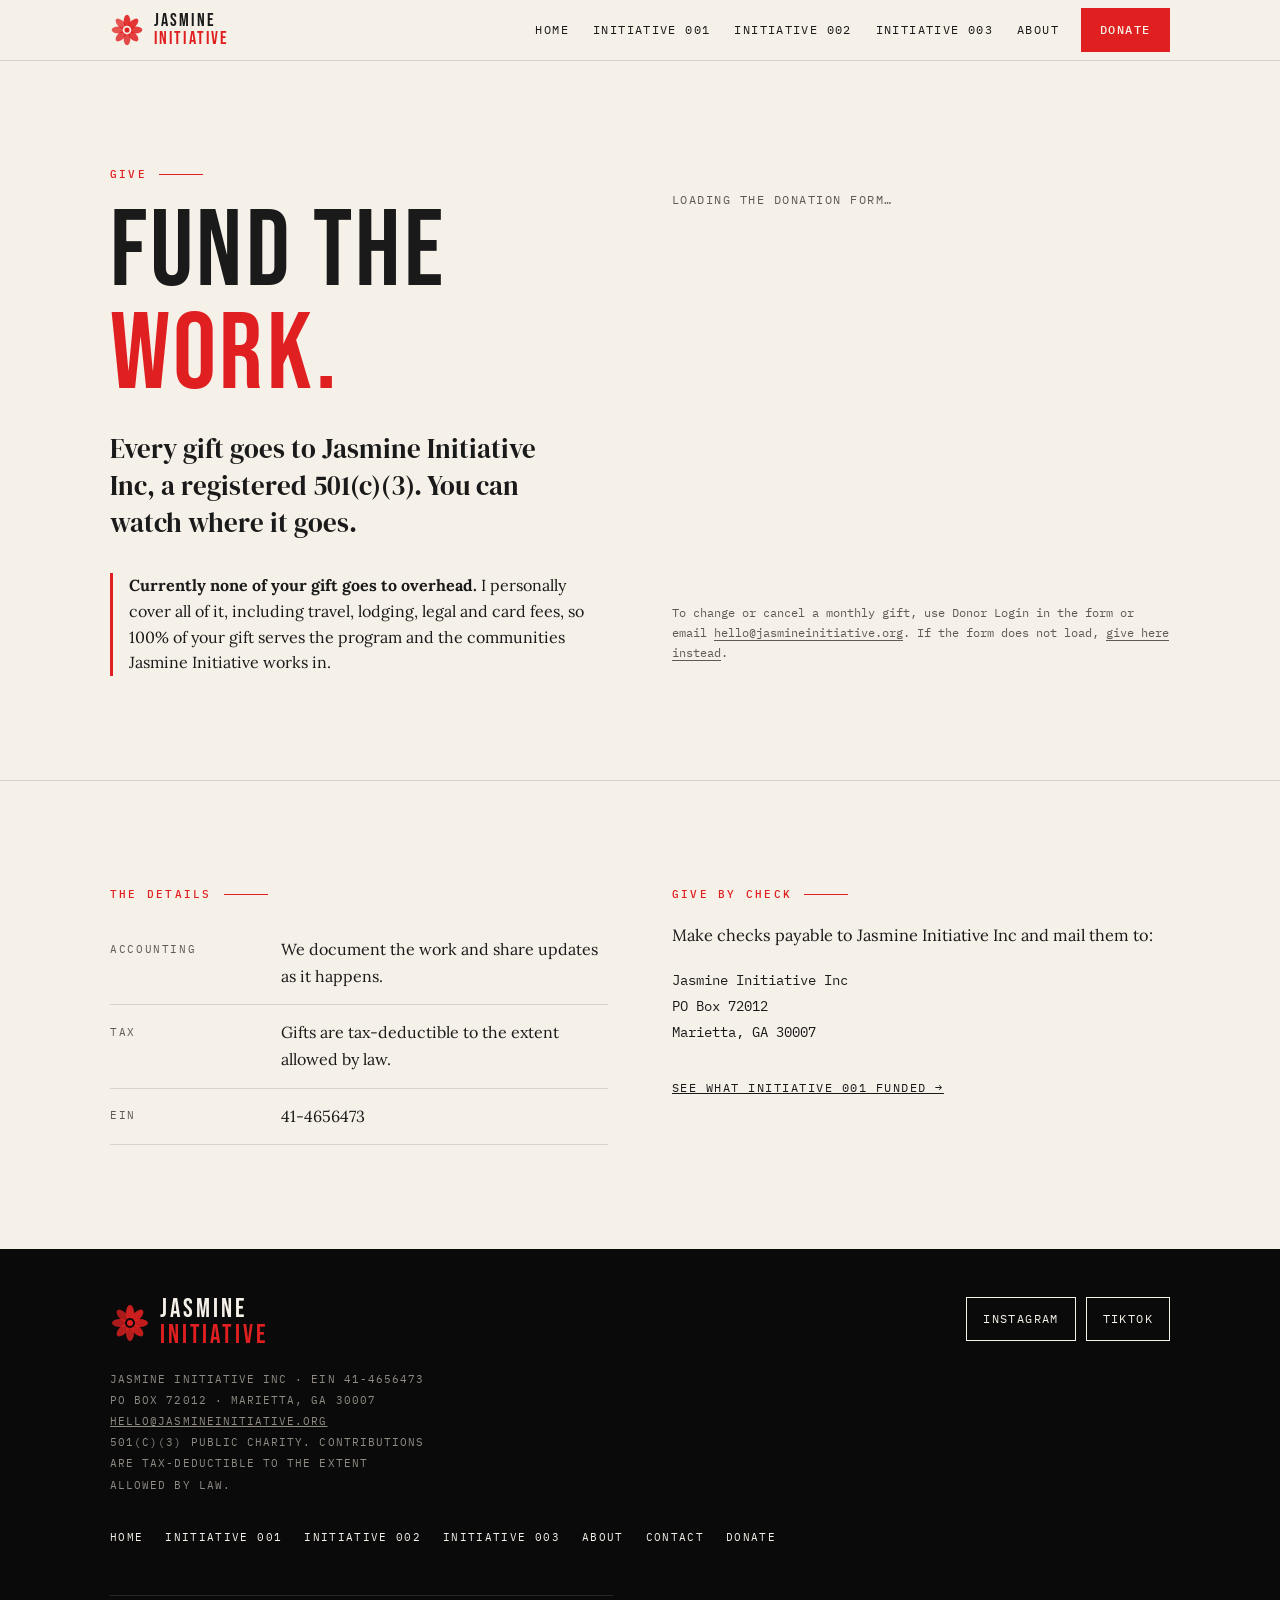
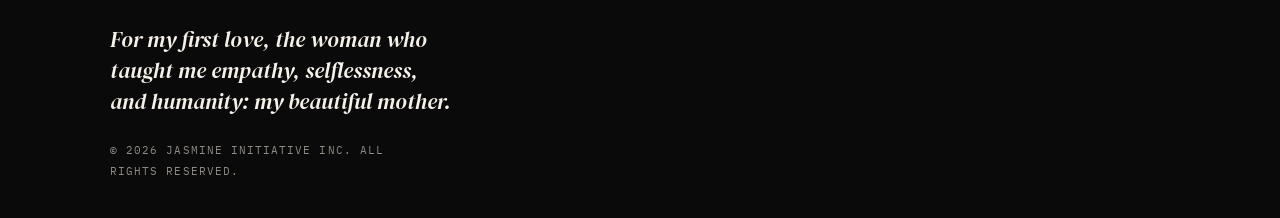
<file: donate/index.html>
<!doctype html>
<html lang="en">
<head>
<meta charset="utf-8">
<meta name="viewport" content="width=device-width, initial-scale=1, viewport-fit=cover">
<title>Donate | Jasmine Initiative</title>
<meta name="description" content="Fund the work. Jasmine Initiative Inc is a 501(c)(3) public charity.">
<meta name="theme-color" content="#0A0A0A">
<meta property="og:site_name" content="Jasmine Initiative">
<meta property="og:type" content="website">
<meta property="og:title" content="Donate | Jasmine Initiative">
<meta property="og:description" content="Fund the work. Jasmine Initiative Inc is a 501(c)(3) public charity.">
<meta name="twitter:card" content="summary_large_image">
<meta property="og:url" content="https://jasmineinitiative.org/donate/">
<meta property="og:image" content="https://jasmineinitiative.org/img/share-flower.jpg">
<link rel="canonical" href="https://jasmineinitiative.org/donate/">
<link rel="icon" href="data:image/svg+xml,%3Csvg xmlns='http://www.w3.org/2000/svg' viewBox='0 0 40 40'%3E%3Crect width='40' height='40' fill='%230A0A0A'/%3E%3Cg fill='%23E02020'%3E%3Cellipse cx='20' cy='10' rx='4' ry='8'/%3E%3Cellipse cx='20' cy='10' rx='4' ry='8' transform='rotate(45 20 20)'/%3E%3Cellipse cx='20' cy='10' rx='4' ry='8' transform='rotate(90 20 20)'/%3E%3Cellipse cx='20' cy='10' rx='4' ry='8' transform='rotate(135 20 20)'/%3E%3Cellipse cx='20' cy='10' rx='4' ry='8' transform='rotate(180 20 20)'/%3E%3Cellipse cx='20' cy='10' rx='4' ry='8' transform='rotate(225 20 20)'/%3E%3Cellipse cx='20' cy='10' rx='4' ry='8' transform='rotate(270 20 20)'/%3E%3Cellipse cx='20' cy='10' rx='4' ry='8' transform='rotate(315 20 20)'/%3E%3C/g%3E%3Ccircle cx='20' cy='20' r='5' fill='%230A0A0A'/%3E%3Ccircle cx='20' cy='20' r='3' fill='%23E02020'/%3E%3C/svg%3E">
<link rel="preconnect" href="https://fonts.googleapis.com">
<link rel="preconnect" href="https://fonts.gstatic.com" crossorigin>
<link href="https://fonts.googleapis.com/css2?family=Bebas+Neue&family=DM+Serif+Display:ital@0;1&family=IBM+Plex+Mono:wght@400;500&family=Lora:ital,wght@0,400;0,500;1,400&display=swap" rel="stylesheet">
<link rel="stylesheet" href="../assets/site.css?v=051c69ce">
<link rel="preconnect" href="https://donorbox.org" crossorigin>
<link rel="dns-prefetch" href="https://donorbox.org">
</head>
<body>
<svg width="0" height="0" style="position:absolute" aria-hidden="true" focusable="false">
  <symbol id="flower" viewBox="0 0 40 40">
    <g fill="#E02020">
      <ellipse cx="20" cy="10" rx="4" ry="8" opacity=".9"/>
      <ellipse cx="20" cy="10" rx="4" ry="8" opacity=".9" transform="rotate(45 20 20)"/>
      <ellipse cx="20" cy="10" rx="4" ry="8" opacity=".85" transform="rotate(90 20 20)"/>
      <ellipse cx="20" cy="10" rx="4" ry="8" opacity=".85" transform="rotate(135 20 20)"/>
      <ellipse cx="20" cy="10" rx="4" ry="8" opacity=".8" transform="rotate(180 20 20)"/>
      <ellipse cx="20" cy="10" rx="4" ry="8" opacity=".8" transform="rotate(225 20 20)"/>
      <ellipse cx="20" cy="10" rx="4" ry="8" opacity=".75" transform="rotate(270 20 20)"/>
      <ellipse cx="20" cy="10" rx="4" ry="8" opacity=".75" transform="rotate(315 20 20)"/>
    </g>
    <circle cx="20" cy="20" r="5" style="fill:var(--core,#F5F0E8)"/>
    <circle cx="20" cy="20" r="3" fill="#E02020"/>
  </symbol>
</svg>

<a class="skip" href="#main">Skip to content</a>
<header class="bar">
  <div class="wrap bar-in">
    <a class="brand" href="../" data-nav aria-label="Jasmine Initiative home">
      <svg aria-hidden="true"><use href="#flower"/></svg>
      <span class="brand-t"><span>JASMINE</span><span class="i">INITIATIVE</span></span>
    </a>
    <nav class="nav-d" aria-label="Primary">
      <a href="../" data-nav>Home</a>
      <a href="../initiative-001/" data-nav>Initiative 001</a>
      <a href="../initiative-002/" data-nav>Initiative 002</a>
      <a href="../initiative-003/" data-nav>Initiative 003</a>
      <a href="../about/" data-nav>About</a>
    </nav>
    <a class="btn" style="min-height:44px;padding:0 18px" href="../donate/" aria-current="page" data-nav>Donate</a>
    <button class="menu-btn" id="menuBtn" type="button" aria-expanded="false" aria-controls="menu">Menu</button>
  </div>
</header>

<div class="menu" id="menu" hidden>
  <a class="big" href="../" data-nav>Home</a>
  <a class="big" href="../initiative-001/" data-nav>Initiative 001</a>
  <a class="big" href="../initiative-002/" data-nav>Initiative 002</a>
  <a class="big" href="../initiative-003/" data-nav>Initiative 003</a>
  <a class="big" href="../about/" data-nav>About</a>
  <a class="big" href="../contact/" data-nav>Contact</a>
  <a class="big" href="../donate/" aria-current="page" data-nav>Donate</a>
  <div class="follow">
    <p class="mono" style="margin:0 0 10px">Follow along</p>
    <div class="socials" data-socials></div>
  </div>
</div>


<main id="main">
  <section class="sec" style="border-top:0">
    <div class="wrap two give-grid">
      <div>
        <p class="eyebrow">Give</p>
        <h1 class="h1">Fund the <em>work.</em></h1>
        <p class="lede give-lede">Every gift goes to Jasmine Initiative Inc, a registered 501(c)(3). You can watch where it goes.</p>
        <p class="give-promise"><strong>Currently none of your gift goes to overhead.</strong> I personally cover all of it, including travel, lodging, legal and card fees, so 100% of your gift serves the program and the communities Jasmine Initiative works in.</p>
      </div>
      <div class="give">
        <script type="module" src="https://donorbox.org/widgets.js" async></script>
        <p class="give-loading" aria-live="polite">Loading the donation form&hellip;</p>
        <dbox-widget campaign="donate-to-jasmine-initiative" type="donation_form" enable-auto-scroll="true"></dbox-widget>
        <p class="give-note"><span class="m-only">Jasmine Initiative Inc is a registered 501(c)(3). </span>To change or cancel a monthly gift, use Donor Login in the form or email <a class="em" data-em="uryyb@wnfzvarvavgvngvir.bet">hello [at] jasmineinitiative [dot] org</a>. If the form does not load, <a href="https://donorbox.org/donate-to-jasmine-initiative" target="_blank" rel="noopener noreferrer">give here instead</a>.</p>
      </div>
    </div>
  </section>
  <section class="sec">
    <div class="wrap two">
      <div>
        <p class="eyebrow">The details</p>
        <dl class="facts">
          <div><dt>Accounting</dt><dd>We document the work and share updates as it happens.</dd></div>
          <div><dt>Tax</dt><dd>Gifts are tax-deductible to the extent allowed by law.</dd></div>
          <div><dt>EIN</dt><dd>41-4656473</dd></div>
        </dl>
      </div>
      <div>
        <p class="eyebrow">Give by check</p>
        <p class="copy">Make checks payable to Jasmine Initiative Inc and mail them to:</p>
        <p class="copy" style="font-family:var(--mono);font-size:.9rem;line-height:1.8">Jasmine Initiative Inc<br>PO Box 72012<br>Marietta, GA 30007</p>
        <p class="copy" style="margin-top:28px"><a href="../initiative-001/" data-nav style="font-family:var(--mono);font-size:.78rem;letter-spacing:.12em;text-transform:uppercase">See what Initiative 001 funded &rarr;</a></p>
      </div>
    </div>
  </section>
</main>
<footer class="foot">
  <div class="wrap">
    <div class="foot-in">
      <div>
        <div class="brand" style="margin:0 0 20px">
          <svg aria-hidden="true"><use href="#flower"/></svg>
          <span class="brand-t"><span>JASMINE</span><span class="i">INITIATIVE</span></span>
        </div>
        <p>Jasmine Initiative Inc &middot; EIN 41-4656473<br>PO Box 72012 &middot; Marietta, GA 30007<br><a class="em" data-em="uryyb@wnfzvarvavgvngvir.bet">hello [at] jasmineinitiative [dot] org</a><br>501(c)(3) public charity. Contributions are tax-deductible to the extent allowed by law.</p>
      </div>
      <div class="socials" data-socials style="align-content:flex-start"></div>
    </div>
    <nav aria-label="Footer">
      <a href="../" data-nav>Home</a>
      <a href="../initiative-001/" data-nav>Initiative 001</a>
      <a href="../initiative-002/" data-nav>Initiative 002</a>
      <a href="../initiative-003/" data-nav>Initiative 003</a>
      <a href="../about/" data-nav>About</a>
      <a href="../contact/" data-nav>Contact</a>
      <a href="../donate/" aria-current="page" data-nav>Donate</a>
    </nav>
    <p class="dedication">For my first love, the woman who taught me empathy, selflessness, and humanity: my beautiful mother.</p>
    <p class="copyright">&copy; 2026 Jasmine Initiative Inc. All rights reserved.</p>
  </div>
</footer>

<script src="../assets/site.js?v=051c69ce"></script>
</body>
</html>
</file>
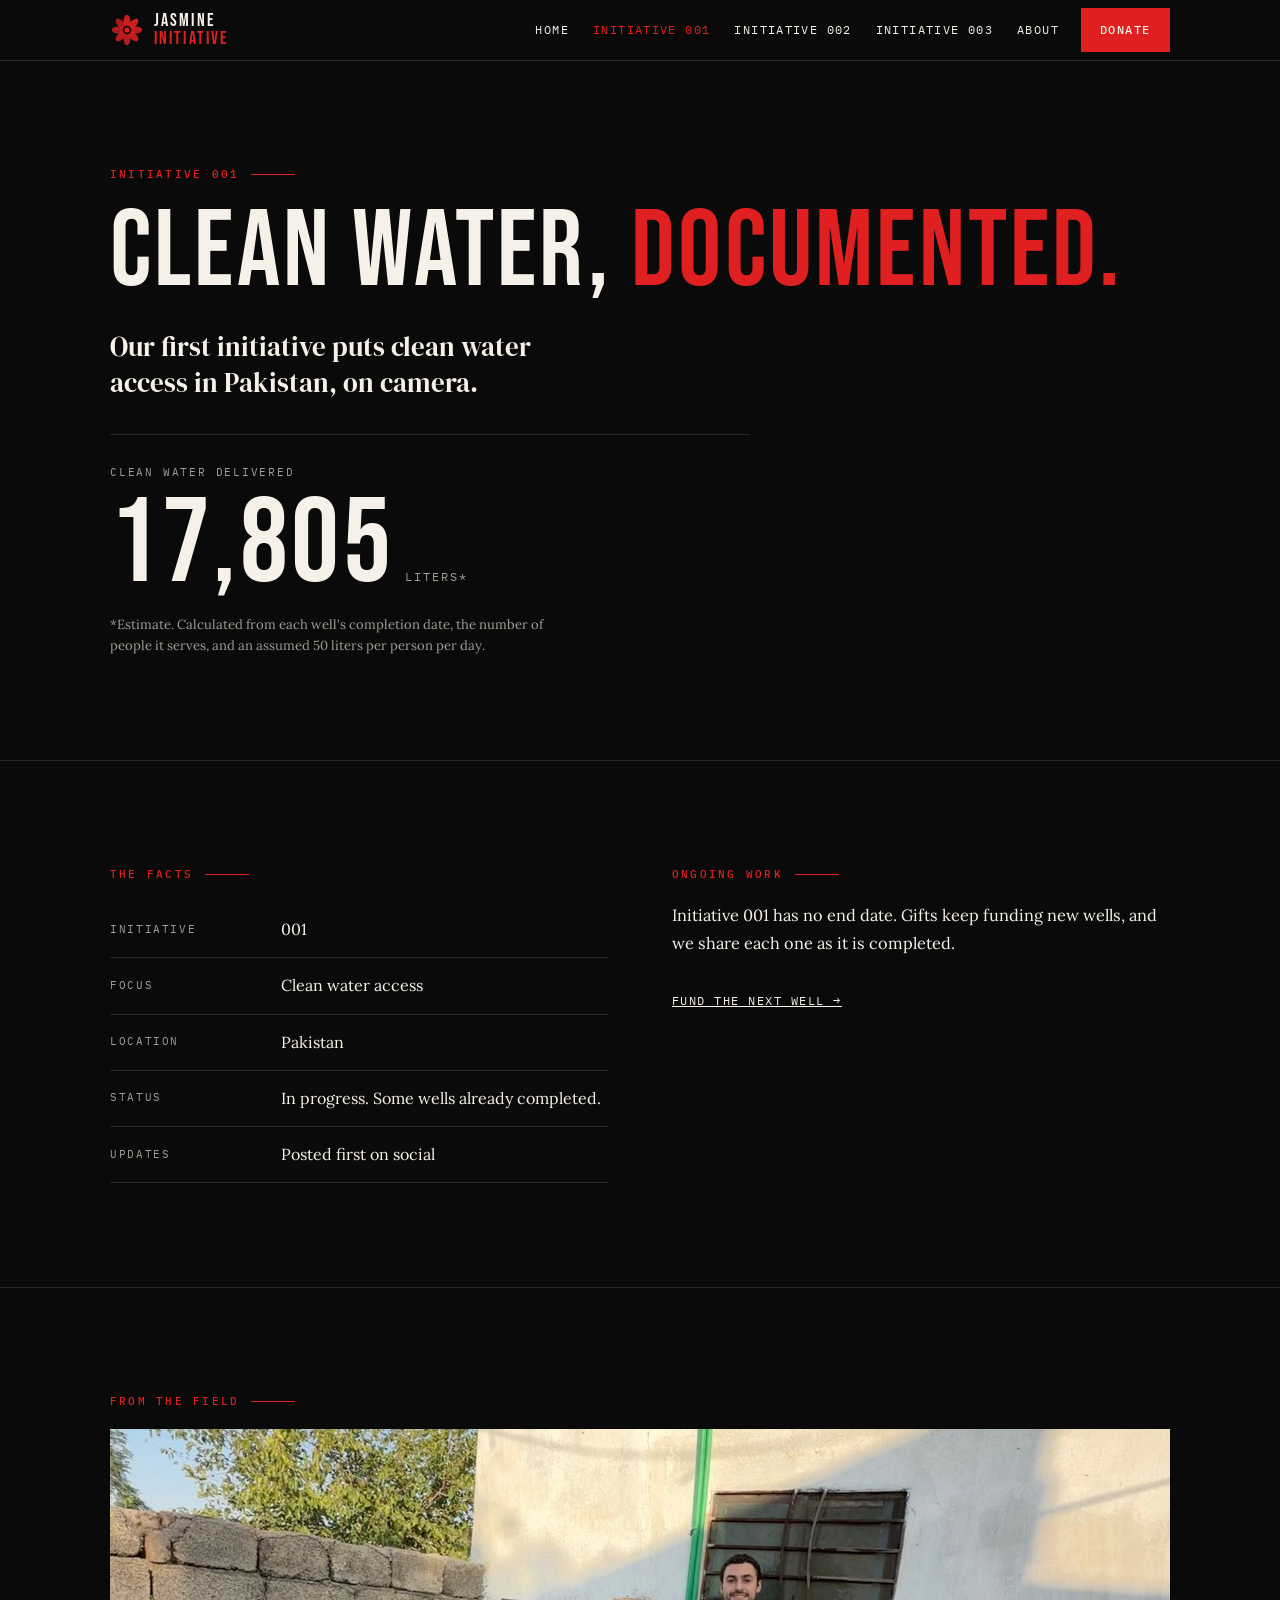
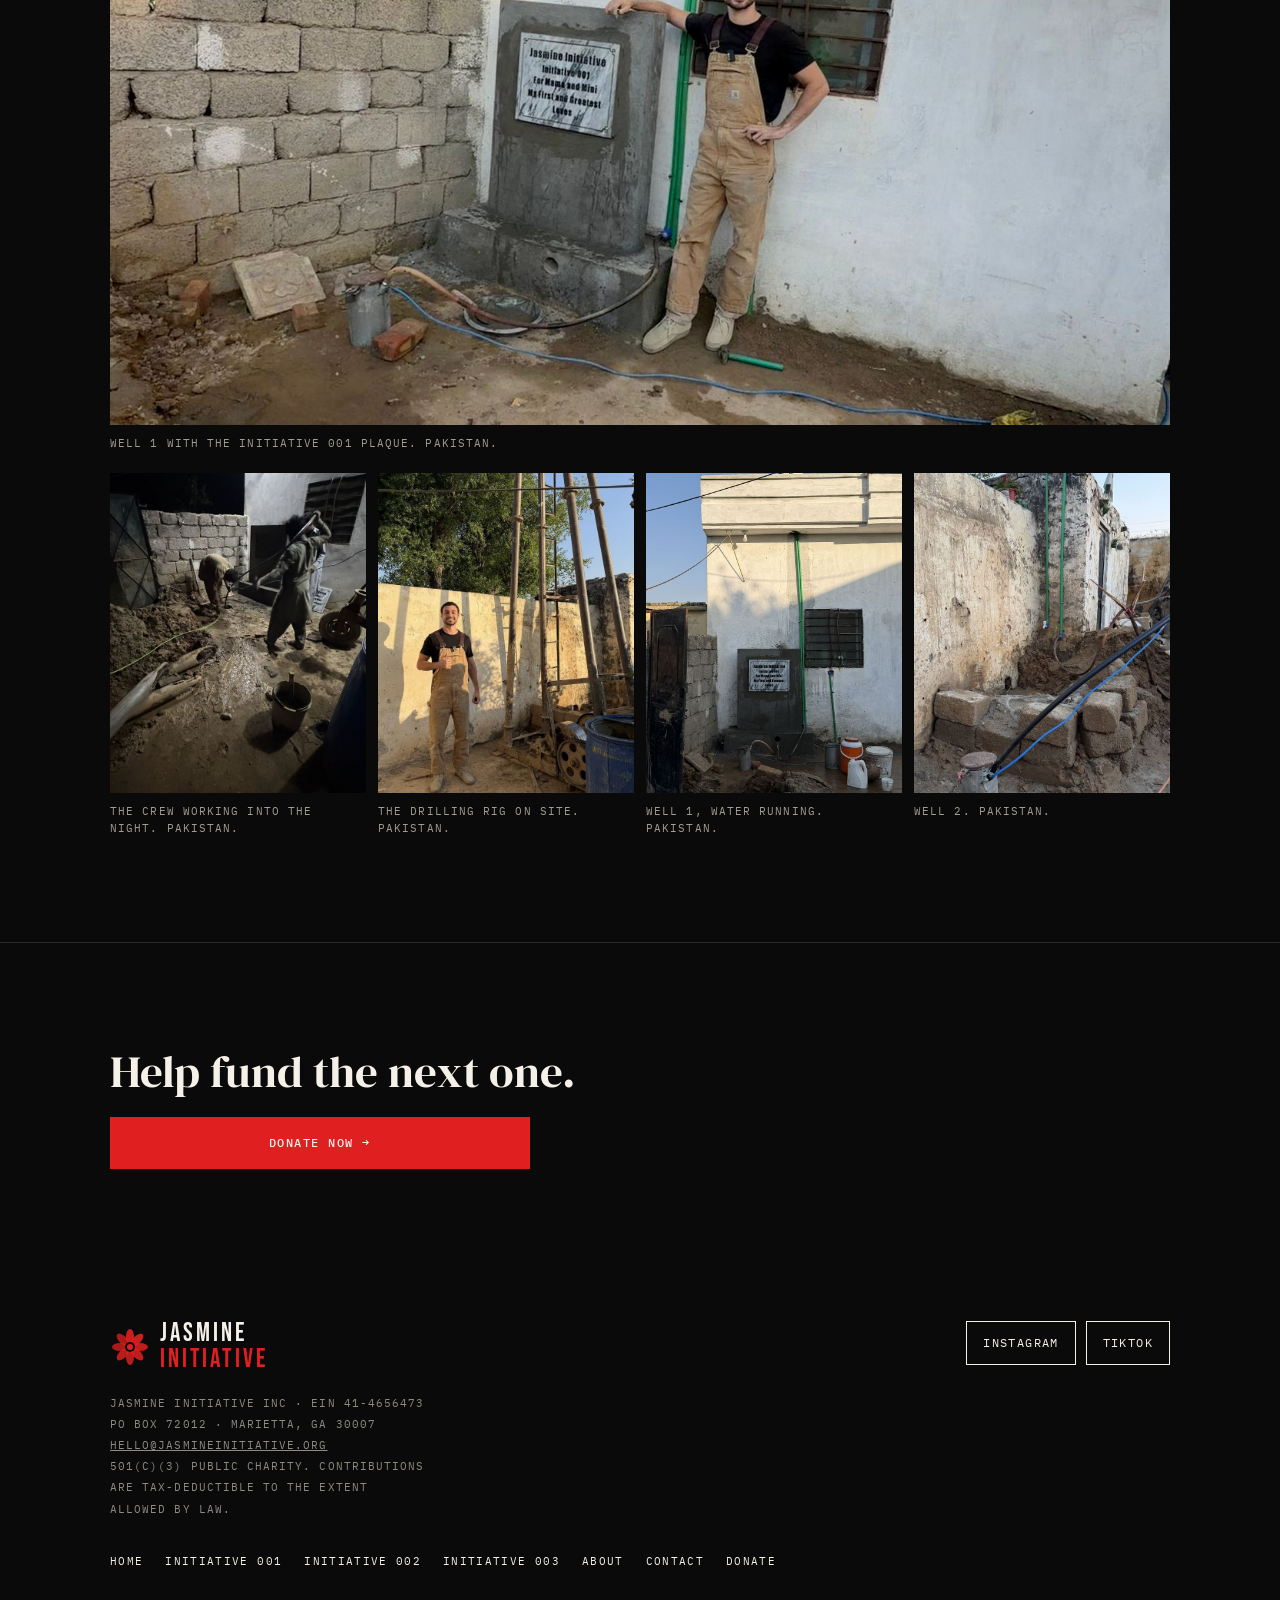
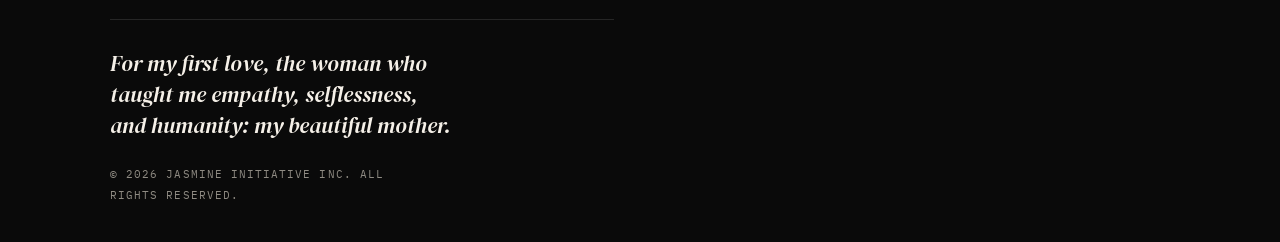
<file: initiative-001/index.html>
<!doctype html>
<html lang="en">
<head>
<meta charset="utf-8">
<meta name="viewport" content="width=device-width, initial-scale=1, viewport-fit=cover">
<title>Initiative 001: Clean water, documented | Jasmine Initiative</title>
<meta name="description" content="Our first initiative puts clean water access in Pakistan, on camera and tracked to the dollar.">
<meta name="theme-color" content="#0A0A0A">
<meta property="og:site_name" content="Jasmine Initiative">
<meta property="og:type" content="website">
<meta property="og:title" content="Initiative 001: Clean water, documented | Jasmine Initiative">
<meta property="og:description" content="Our first initiative puts clean water access in Pakistan, on camera and tracked to the dollar.">
<meta name="twitter:card" content="summary_large_image">
<meta property="og:url" content="https://jasmineinitiative.org/initiative-001/">
<meta property="og:image" content="https://jasmineinitiative.org/img/share-flower.jpg">
<link rel="canonical" href="https://jasmineinitiative.org/initiative-001/">
<link rel="icon" href="data:image/svg+xml,%3Csvg xmlns='http://www.w3.org/2000/svg' viewBox='0 0 40 40'%3E%3Crect width='40' height='40' fill='%230A0A0A'/%3E%3Cg fill='%23E02020'%3E%3Cellipse cx='20' cy='10' rx='4' ry='8'/%3E%3Cellipse cx='20' cy='10' rx='4' ry='8' transform='rotate(45 20 20)'/%3E%3Cellipse cx='20' cy='10' rx='4' ry='8' transform='rotate(90 20 20)'/%3E%3Cellipse cx='20' cy='10' rx='4' ry='8' transform='rotate(135 20 20)'/%3E%3Cellipse cx='20' cy='10' rx='4' ry='8' transform='rotate(180 20 20)'/%3E%3Cellipse cx='20' cy='10' rx='4' ry='8' transform='rotate(225 20 20)'/%3E%3Cellipse cx='20' cy='10' rx='4' ry='8' transform='rotate(270 20 20)'/%3E%3Cellipse cx='20' cy='10' rx='4' ry='8' transform='rotate(315 20 20)'/%3E%3C/g%3E%3Ccircle cx='20' cy='20' r='5' fill='%230A0A0A'/%3E%3Ccircle cx='20' cy='20' r='3' fill='%23E02020'/%3E%3C/svg%3E">
<link rel="preconnect" href="https://fonts.googleapis.com">
<link rel="preconnect" href="https://fonts.gstatic.com" crossorigin>
<link href="https://fonts.googleapis.com/css2?family=Bebas+Neue&family=DM+Serif+Display:ital@0;1&family=IBM+Plex+Mono:wght@400;500&family=Lora:ital,wght@0,400;0,500;1,400&display=swap" rel="stylesheet">
<link rel="stylesheet" href="../assets/site.css?v=051c69ce">
</head>
<body class="dark">
<svg width="0" height="0" style="position:absolute" aria-hidden="true" focusable="false">
  <symbol id="flower" viewBox="0 0 40 40">
    <g fill="#E02020">
      <ellipse cx="20" cy="10" rx="4" ry="8" opacity=".9"/>
      <ellipse cx="20" cy="10" rx="4" ry="8" opacity=".9" transform="rotate(45 20 20)"/>
      <ellipse cx="20" cy="10" rx="4" ry="8" opacity=".85" transform="rotate(90 20 20)"/>
      <ellipse cx="20" cy="10" rx="4" ry="8" opacity=".85" transform="rotate(135 20 20)"/>
      <ellipse cx="20" cy="10" rx="4" ry="8" opacity=".8" transform="rotate(180 20 20)"/>
      <ellipse cx="20" cy="10" rx="4" ry="8" opacity=".8" transform="rotate(225 20 20)"/>
      <ellipse cx="20" cy="10" rx="4" ry="8" opacity=".75" transform="rotate(270 20 20)"/>
      <ellipse cx="20" cy="10" rx="4" ry="8" opacity=".75" transform="rotate(315 20 20)"/>
    </g>
    <circle cx="20" cy="20" r="5" style="fill:var(--core,#F5F0E8)"/>
    <circle cx="20" cy="20" r="3" fill="#E02020"/>
  </symbol>
</svg>

<a class="skip" href="#main">Skip to content</a>
<header class="bar">
  <div class="wrap bar-in">
    <a class="brand" href="../" data-nav aria-label="Jasmine Initiative home">
      <svg aria-hidden="true"><use href="#flower"/></svg>
      <span class="brand-t"><span>JASMINE</span><span class="i">INITIATIVE</span></span>
    </a>
    <nav class="nav-d" aria-label="Primary">
      <a href="../" data-nav>Home</a>
      <a href="../initiative-001/" aria-current="page" data-nav>Initiative 001</a>
      <a href="../initiative-002/" data-nav>Initiative 002</a>
      <a href="../initiative-003/" data-nav>Initiative 003</a>
      <a href="../about/" data-nav>About</a>
    </nav>
    <a class="btn" style="min-height:44px;padding:0 18px" href="../donate/" data-nav>Donate</a>
    <button class="menu-btn" id="menuBtn" type="button" aria-expanded="false" aria-controls="menu">Menu</button>
  </div>
</header>

<div class="menu" id="menu" hidden>
  <a class="big" href="../" data-nav>Home</a>
  <a class="big" href="../initiative-001/" aria-current="page" data-nav>Initiative 001</a>
  <a class="big" href="../initiative-002/" data-nav>Initiative 002</a>
  <a class="big" href="../initiative-003/" data-nav>Initiative 003</a>
  <a class="big" href="../about/" data-nav>About</a>
  <a class="big" href="../contact/" data-nav>Contact</a>
  <a class="big" href="../donate/" data-nav>Donate</a>
  <div class="follow">
    <p class="mono" style="margin:0 0 10px">Follow along</p>
    <div class="socials" data-socials></div>
  </div>
</div>


<main id="main">
  <section class="sec" style="border-top:0">
    <div class="wrap">
      <p class="eyebrow">Initiative 001</p>
      <h1 class="h1">Clean water, <em>documented.</em></h1>
      <p class="lede">Our first initiative puts clean water access in Pakistan, on camera.</p>
      <div class="counter">
        <p class="mono" style="margin:0">Clean water delivered</p>
        <p class="count"><span id="liters">0</span><span class="unit">liters*</span></p>
        <p class="fine">*Estimate. Calculated from each well's completion date, the number of people it serves, and an assumed 50 liters per person per day.</p>
      </div>
    </div>
  </section>
  <section class="sec">
    <div class="wrap two">
      <div>
        <p class="eyebrow">The facts</p>
        <dl class="facts">
          <div><dt>Initiative</dt><dd>001</dd></div>
          <div><dt>Focus</dt><dd>Clean water access</dd></div>
          <div><dt>Location</dt><dd>Pakistan</dd></div>
          <div><dt>Status</dt><dd>In progress. Some wells already completed.</dd></div>
          <div><dt>Updates</dt><dd>Posted first on social</dd></div>
        </dl>
      </div>
      <div>
        <p class="eyebrow">Ongoing work</p>
        <p class="copy">Initiative 001 has no end date. Gifts keep funding new wells, and we share each one as it is completed.</p>
        <p class="copy" style="margin-top:28px"><a href="../donate/" data-nav style="font-family:var(--mono);font-size:.78rem;letter-spacing:.12em;text-transform:uppercase">Fund the next well &rarr;</a></p>
        </div>
      </div>
    </div>
  </section>
  <section class="sec">
    <div class="wrap" id="field">
      <p class="eyebrow">From the field</p>
      <figure class="shot wide">
        <img src="../img/well-1-plaque-wide.jpg" width="1600" height="900" loading="lazy" alt="Chuck standing beside the finished first well with the Initiative 001 plaque mounted on it">
        <figcaption>Well 1 with the Initiative 001 plaque. Pakistan.</figcaption>
      </figure>
      <div class="shots">
        <figure class="shot"><img src="../img/night-work.jpg" width="800" height="1778" loading="lazy" alt="Two crew members working in the dark beside a block wall, with a hose running into the ground"><figcaption>The crew working into the night. Pakistan.</figcaption></figure>
        <figure class="shot"><img src="../img/drilling-rig.jpg" width="800" height="1778" loading="lazy" alt="Chuck standing next to the drilling rig and its steel pipes at a well site"><figcaption>The drilling rig on site. Pakistan.</figcaption></figure>
        <figure class="shot"><img src="../img/well-1-water.jpg" width="800" height="1422" loading="lazy" alt="The finished first well with its plaque and water running out of the base"><figcaption>Well 1, water running. Pakistan.</figcaption></figure>
        <figure class="shot"><img src="../img/well-2.jpg" width="800" height="1778" loading="lazy" alt="The second well site with a pump head, green pipes and a stacked block base"><figcaption>Well 2. Pakistan.</figcaption></figure>
      </div>
    </div>
  </section>
  <section class="sec">
    <div class="wrap">
      <h2 class="h2">Help fund the next one.</h2>
      <div class="cta"><a class="btn" href="../donate/" data-nav>Donate now &rarr;</a></div>
    </div>
  </section>
</main>
<footer class="foot">
  <div class="wrap">
    <div class="foot-in">
      <div>
        <div class="brand" style="margin:0 0 20px">
          <svg aria-hidden="true"><use href="#flower"/></svg>
          <span class="brand-t"><span>JASMINE</span><span class="i">INITIATIVE</span></span>
        </div>
        <p>Jasmine Initiative Inc &middot; EIN 41-4656473<br>PO Box 72012 &middot; Marietta, GA 30007<br><a class="em" data-em="uryyb@wnfzvarvavgvngvir.bet">hello [at] jasmineinitiative [dot] org</a><br>501(c)(3) public charity. Contributions are tax-deductible to the extent allowed by law.</p>
      </div>
      <div class="socials" data-socials style="align-content:flex-start"></div>
    </div>
    <nav aria-label="Footer">
      <a href="../" data-nav>Home</a>
      <a href="../initiative-001/" aria-current="page" data-nav>Initiative 001</a>
      <a href="../initiative-002/" data-nav>Initiative 002</a>
      <a href="../initiative-003/" data-nav>Initiative 003</a>
      <a href="../about/" data-nav>About</a>
      <a href="../contact/" data-nav>Contact</a>
      <a href="../donate/" data-nav>Donate</a>
    </nav>
    <p class="dedication">For my first love, the woman who taught me empathy, selflessness, and humanity: my beautiful mother.</p>
    <p class="copyright">&copy; 2026 Jasmine Initiative Inc. All rights reserved.</p>
  </div>
</footer>

<script src="../assets/site.js?v=051c69ce"></script>
</body>
</html>
</file>
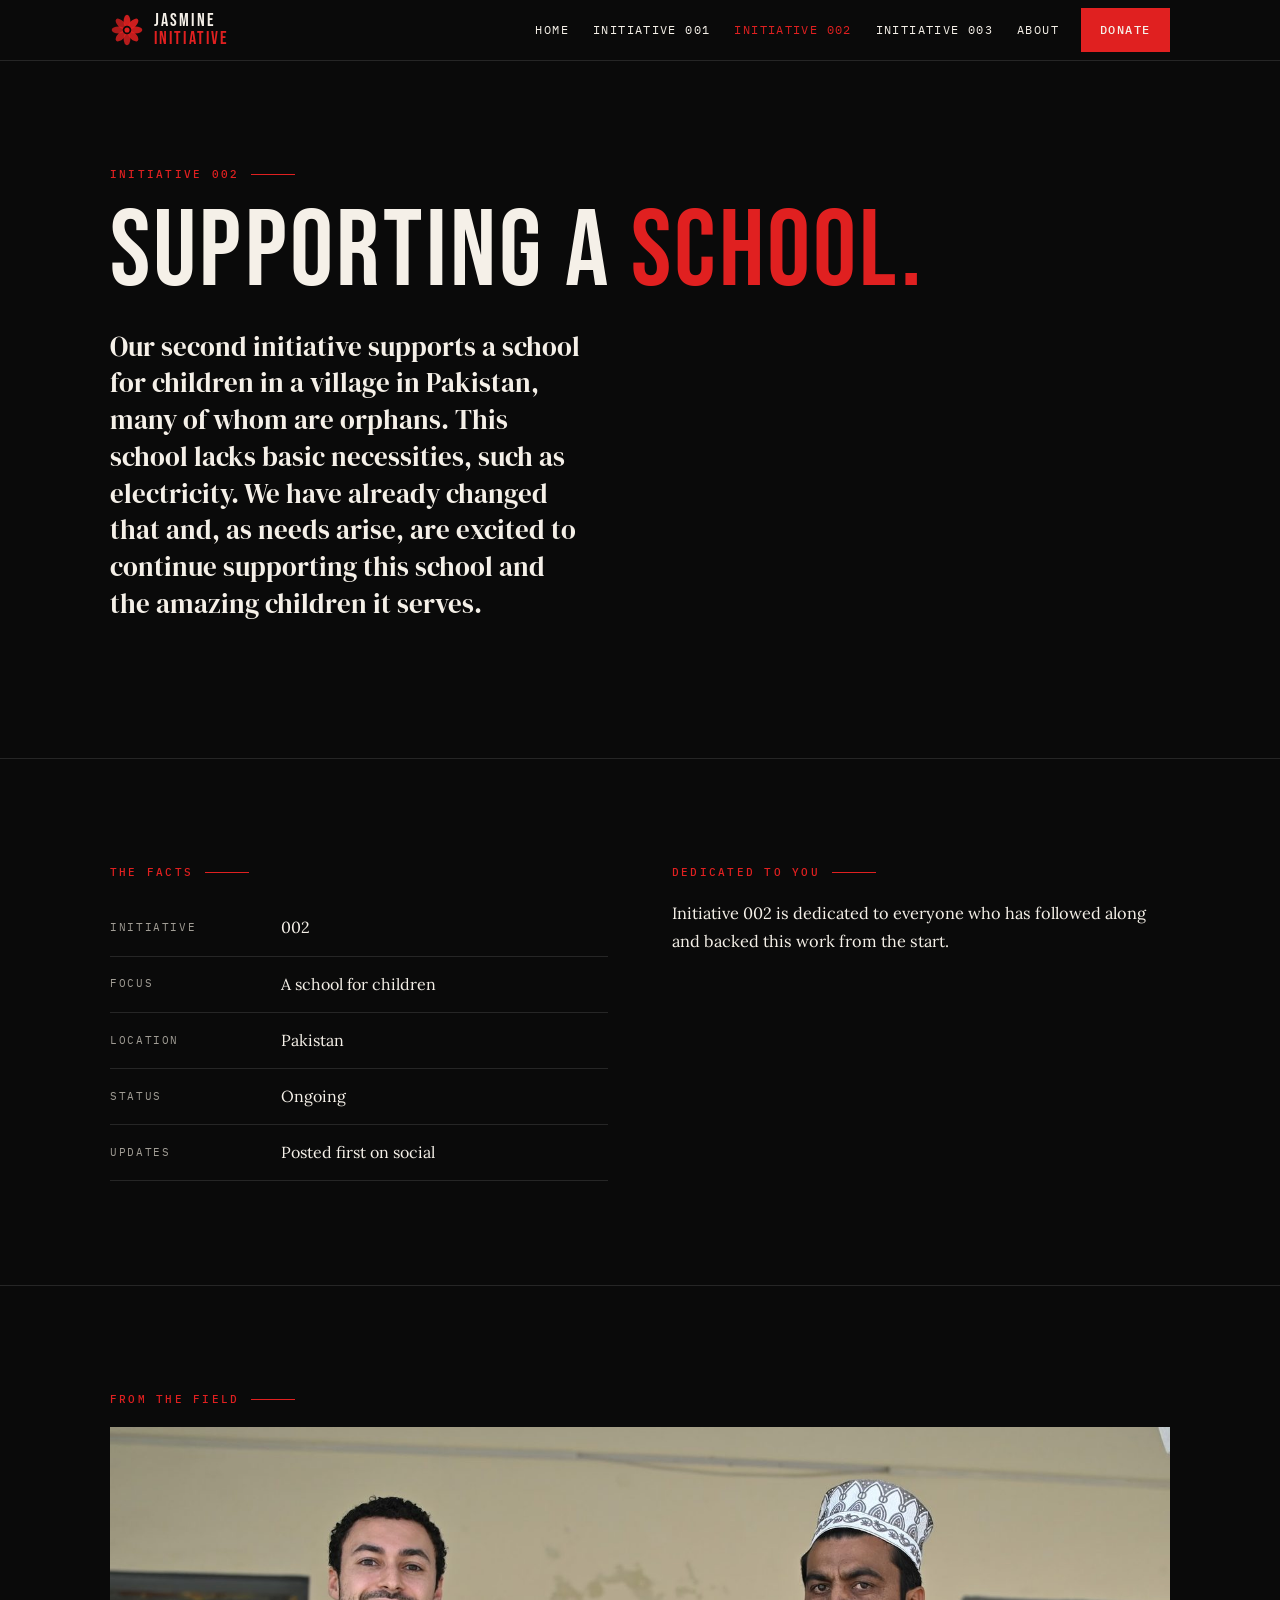
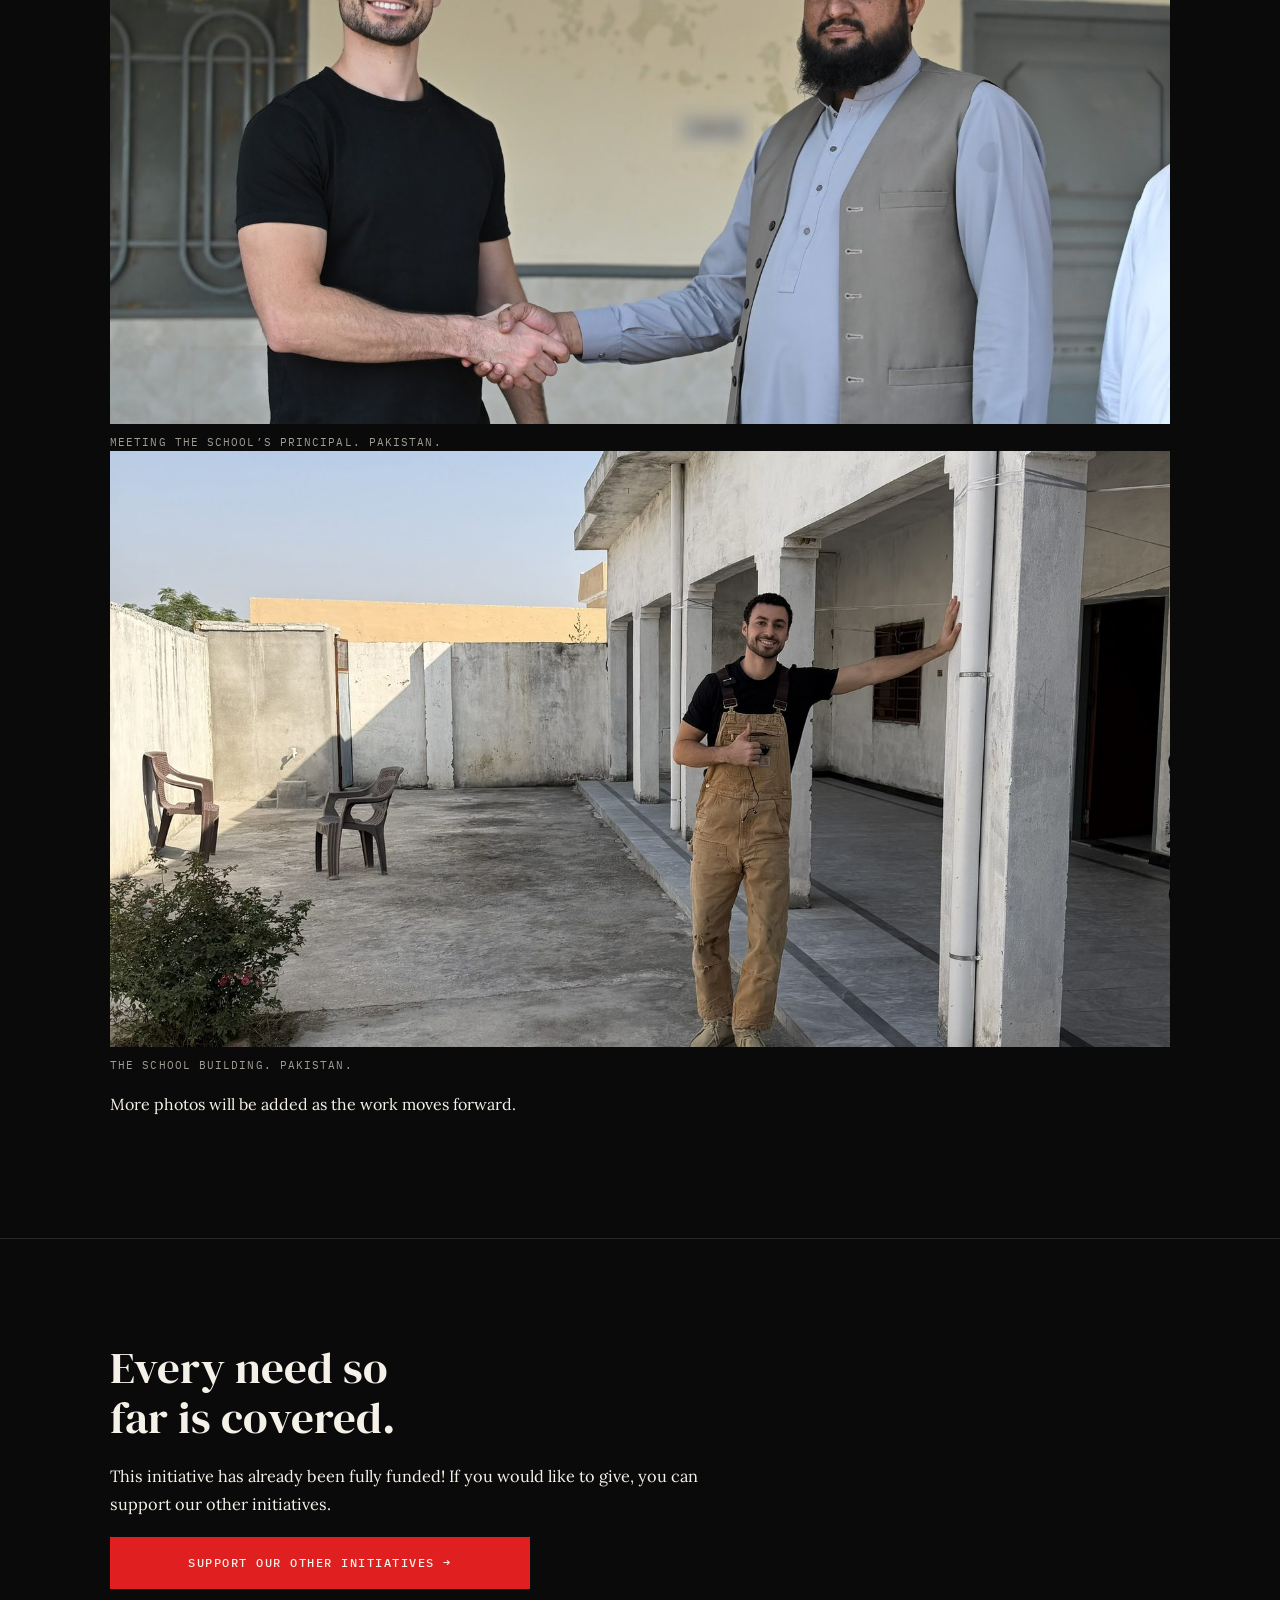
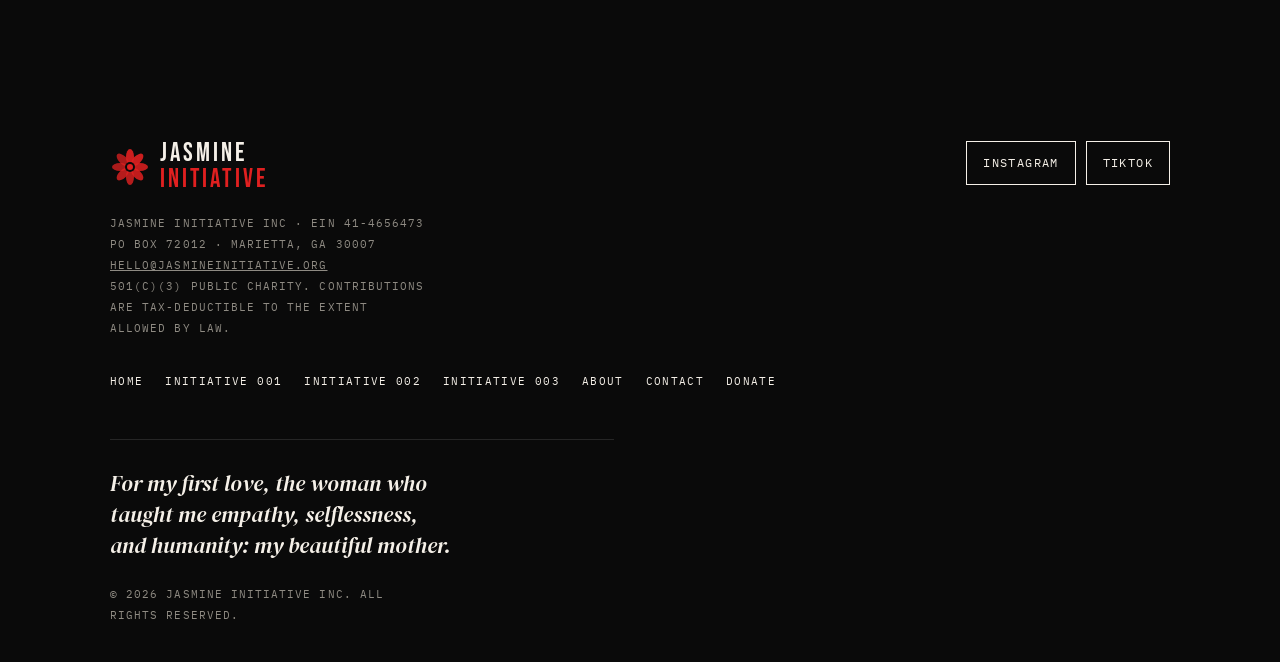
<file: initiative-002/index.html>
<!doctype html>
<html lang="en">
<head>
<meta charset="utf-8">
<meta name="viewport" content="width=device-width, initial-scale=1, viewport-fit=cover">
<title>Initiative 002 | Jasmine Initiative</title>
<meta name="description" content="Initiative 002: a school for children in a village in Pakistan, many of whom are orphans.">
<meta name="theme-color" content="#0A0A0A">
<meta property="og:site_name" content="Jasmine Initiative">
<meta property="og:type" content="website">
<meta property="og:title" content="Initiative 002 | Jasmine Initiative">
<meta property="og:description" content="Initiative 002: a school for children in a village in Pakistan, many of whom are orphans.">
<meta name="twitter:card" content="summary_large_image">
<meta property="og:url" content="https://jasmineinitiative.org/initiative-002/">
<meta property="og:image" content="https://jasmineinitiative.org/img/share-flower.jpg">
<link rel="canonical" href="https://jasmineinitiative.org/initiative-002/">
<link rel="icon" href="data:image/svg+xml,%3Csvg xmlns='http://www.w3.org/2000/svg' viewBox='0 0 40 40'%3E%3Crect width='40' height='40' fill='%230A0A0A'/%3E%3Cg fill='%23E02020'%3E%3Cellipse cx='20' cy='10' rx='4' ry='8'/%3E%3Cellipse cx='20' cy='10' rx='4' ry='8' transform='rotate(45 20 20)'/%3E%3Cellipse cx='20' cy='10' rx='4' ry='8' transform='rotate(90 20 20)'/%3E%3Cellipse cx='20' cy='10' rx='4' ry='8' transform='rotate(135 20 20)'/%3E%3Cellipse cx='20' cy='10' rx='4' ry='8' transform='rotate(180 20 20)'/%3E%3Cellipse cx='20' cy='10' rx='4' ry='8' transform='rotate(225 20 20)'/%3E%3Cellipse cx='20' cy='10' rx='4' ry='8' transform='rotate(270 20 20)'/%3E%3Cellipse cx='20' cy='10' rx='4' ry='8' transform='rotate(315 20 20)'/%3E%3C/g%3E%3Ccircle cx='20' cy='20' r='5' fill='%230A0A0A'/%3E%3Ccircle cx='20' cy='20' r='3' fill='%23E02020'/%3E%3C/svg%3E">
<link rel="preconnect" href="https://fonts.googleapis.com">
<link rel="preconnect" href="https://fonts.gstatic.com" crossorigin>
<link href="https://fonts.googleapis.com/css2?family=Bebas+Neue&family=DM+Serif+Display:ital@0;1&family=IBM+Plex+Mono:wght@400;500&family=Lora:ital,wght@0,400;0,500;1,400&display=swap" rel="stylesheet">
<link rel="stylesheet" href="../assets/site.css?v=051c69ce">
</head>
<body class="dark">
<svg width="0" height="0" style="position:absolute" aria-hidden="true" focusable="false">
  <symbol id="flower" viewBox="0 0 40 40">
    <g fill="#E02020">
      <ellipse cx="20" cy="10" rx="4" ry="8" opacity=".9"/>
      <ellipse cx="20" cy="10" rx="4" ry="8" opacity=".9" transform="rotate(45 20 20)"/>
      <ellipse cx="20" cy="10" rx="4" ry="8" opacity=".85" transform="rotate(90 20 20)"/>
      <ellipse cx="20" cy="10" rx="4" ry="8" opacity=".85" transform="rotate(135 20 20)"/>
      <ellipse cx="20" cy="10" rx="4" ry="8" opacity=".8" transform="rotate(180 20 20)"/>
      <ellipse cx="20" cy="10" rx="4" ry="8" opacity=".8" transform="rotate(225 20 20)"/>
      <ellipse cx="20" cy="10" rx="4" ry="8" opacity=".75" transform="rotate(270 20 20)"/>
      <ellipse cx="20" cy="10" rx="4" ry="8" opacity=".75" transform="rotate(315 20 20)"/>
    </g>
    <circle cx="20" cy="20" r="5" style="fill:var(--core,#F5F0E8)"/>
    <circle cx="20" cy="20" r="3" fill="#E02020"/>
  </symbol>
</svg>

<a class="skip" href="#main">Skip to content</a>
<header class="bar">
  <div class="wrap bar-in">
    <a class="brand" href="../" data-nav aria-label="Jasmine Initiative home">
      <svg aria-hidden="true"><use href="#flower"/></svg>
      <span class="brand-t"><span>JASMINE</span><span class="i">INITIATIVE</span></span>
    </a>
    <nav class="nav-d" aria-label="Primary">
      <a href="../" data-nav>Home</a>
      <a href="../initiative-001/" data-nav>Initiative 001</a>
      <a href="../initiative-002/" aria-current="page" data-nav>Initiative 002</a>
      <a href="../initiative-003/" data-nav>Initiative 003</a>
      <a href="../about/" data-nav>About</a>
    </nav>
    <a class="btn" style="min-height:44px;padding:0 18px" href="../donate/" data-nav>Donate</a>
    <button class="menu-btn" id="menuBtn" type="button" aria-expanded="false" aria-controls="menu">Menu</button>
  </div>
</header>

<div class="menu" id="menu" hidden>
  <a class="big" href="../" data-nav>Home</a>
  <a class="big" href="../initiative-001/" data-nav>Initiative 001</a>
  <a class="big" href="../initiative-002/" aria-current="page" data-nav>Initiative 002</a>
  <a class="big" href="../initiative-003/" data-nav>Initiative 003</a>
  <a class="big" href="../about/" data-nav>About</a>
  <a class="big" href="../contact/" data-nav>Contact</a>
  <a class="big" href="../donate/" data-nav>Donate</a>
  <div class="follow">
    <p class="mono" style="margin:0 0 10px">Follow along</p>
    <div class="socials" data-socials></div>
  </div>
</div>


<main id="main">
  <section class="sec" style="border-top:0">
    <div class="wrap">
      <p class="eyebrow">Initiative 002</p>
      <h1 class="h1">Supporting a <em>school.</em></h1>
      <p class="lede">Our second initiative supports a school for children in a village in Pakistan, many of whom are orphans. This school lacks basic necessities, such as electricity. We have already changed that and, as needs arise, are excited to continue supporting this school and the amazing children it serves.</p>
    </div>
  </section>
  <section class="sec">
    <div class="wrap two">
      <div>
        <p class="eyebrow">The facts</p>
        <dl class="facts">
          <div><dt>Initiative</dt><dd>002</dd></div>
          <div><dt>Focus</dt><dd>A school for children</dd></div>
          <div><dt>Location</dt><dd>Pakistan</dd></div>
          <div><dt>Status</dt><dd>Ongoing</dd></div>
          <div><dt>Updates</dt><dd>Posted first on social</dd></div>
        </dl>
      </div>
      <div>
        <p class="eyebrow">Dedicated to you</p>
        <p class="copy">Initiative 002 is dedicated to everyone who has followed along and backed this work from the start.</p>
      </div>
    </div>
  </section>
  <section class="sec">
    <div class="wrap" id="field">
      <p class="eyebrow">From the field</p>
      <figure class="shot wide">
        <img src="../img/initiative-002-meeting.jpg" width="1600" height="1064" loading="lazy" alt="Chuck shaking hands with the school principal outside the building">
        <figcaption>Meeting the school&rsquo;s principal. Pakistan.</figcaption>
      </figure>
      <figure class="shot wide">
        <img src="../img/initiative-002-wide.jpg" width="1600" height="900" loading="lazy" alt="Chuck standing beside the school building in Pakistan, giving a thumbs up">
        <figcaption>The school building. Pakistan.</figcaption>
      </figure>
      <p class="fine">More photos will be added as the work moves forward.</p>
    </div>
  </section>
  <section class="sec">
    <div class="wrap">
      <h2 class="h2">Every need so far is covered.</h2>
      <p class="copy">This initiative has already been fully funded! If you would like to give, you can support our other initiatives.</p>
      <div class="cta"><a class="btn" href="../donate/" data-nav>Support our other initiatives &rarr;</a></div>
    </div>
  </section>
</main>
<footer class="foot">
  <div class="wrap">
    <div class="foot-in">
      <div>
        <div class="brand" style="margin:0 0 20px">
          <svg aria-hidden="true"><use href="#flower"/></svg>
          <span class="brand-t"><span>JASMINE</span><span class="i">INITIATIVE</span></span>
        </div>
        <p>Jasmine Initiative Inc &middot; EIN 41-4656473<br>PO Box 72012 &middot; Marietta, GA 30007<br><a class="em" data-em="uryyb@wnfzvarvavgvngvir.bet">hello [at] jasmineinitiative [dot] org</a><br>501(c)(3) public charity. Contributions are tax-deductible to the extent allowed by law.</p>
      </div>
      <div class="socials" data-socials style="align-content:flex-start"></div>
    </div>
    <nav aria-label="Footer">
      <a href="../" data-nav>Home</a>
      <a href="../initiative-001/" data-nav>Initiative 001</a>
      <a href="../initiative-002/" aria-current="page" data-nav>Initiative 002</a>
      <a href="../initiative-003/" data-nav>Initiative 003</a>
      <a href="../about/" data-nav>About</a>
      <a href="../contact/" data-nav>Contact</a>
      <a href="../donate/" data-nav>Donate</a>
    </nav>
    <p class="dedication">For my first love, the woman who taught me empathy, selflessness, and humanity: my beautiful mother.</p>
    <p class="copyright">&copy; 2026 Jasmine Initiative Inc. All rights reserved.</p>
  </div>
</footer>

<script src="../assets/site.js?v=051c69ce"></script>
</body>
</html>
</file>
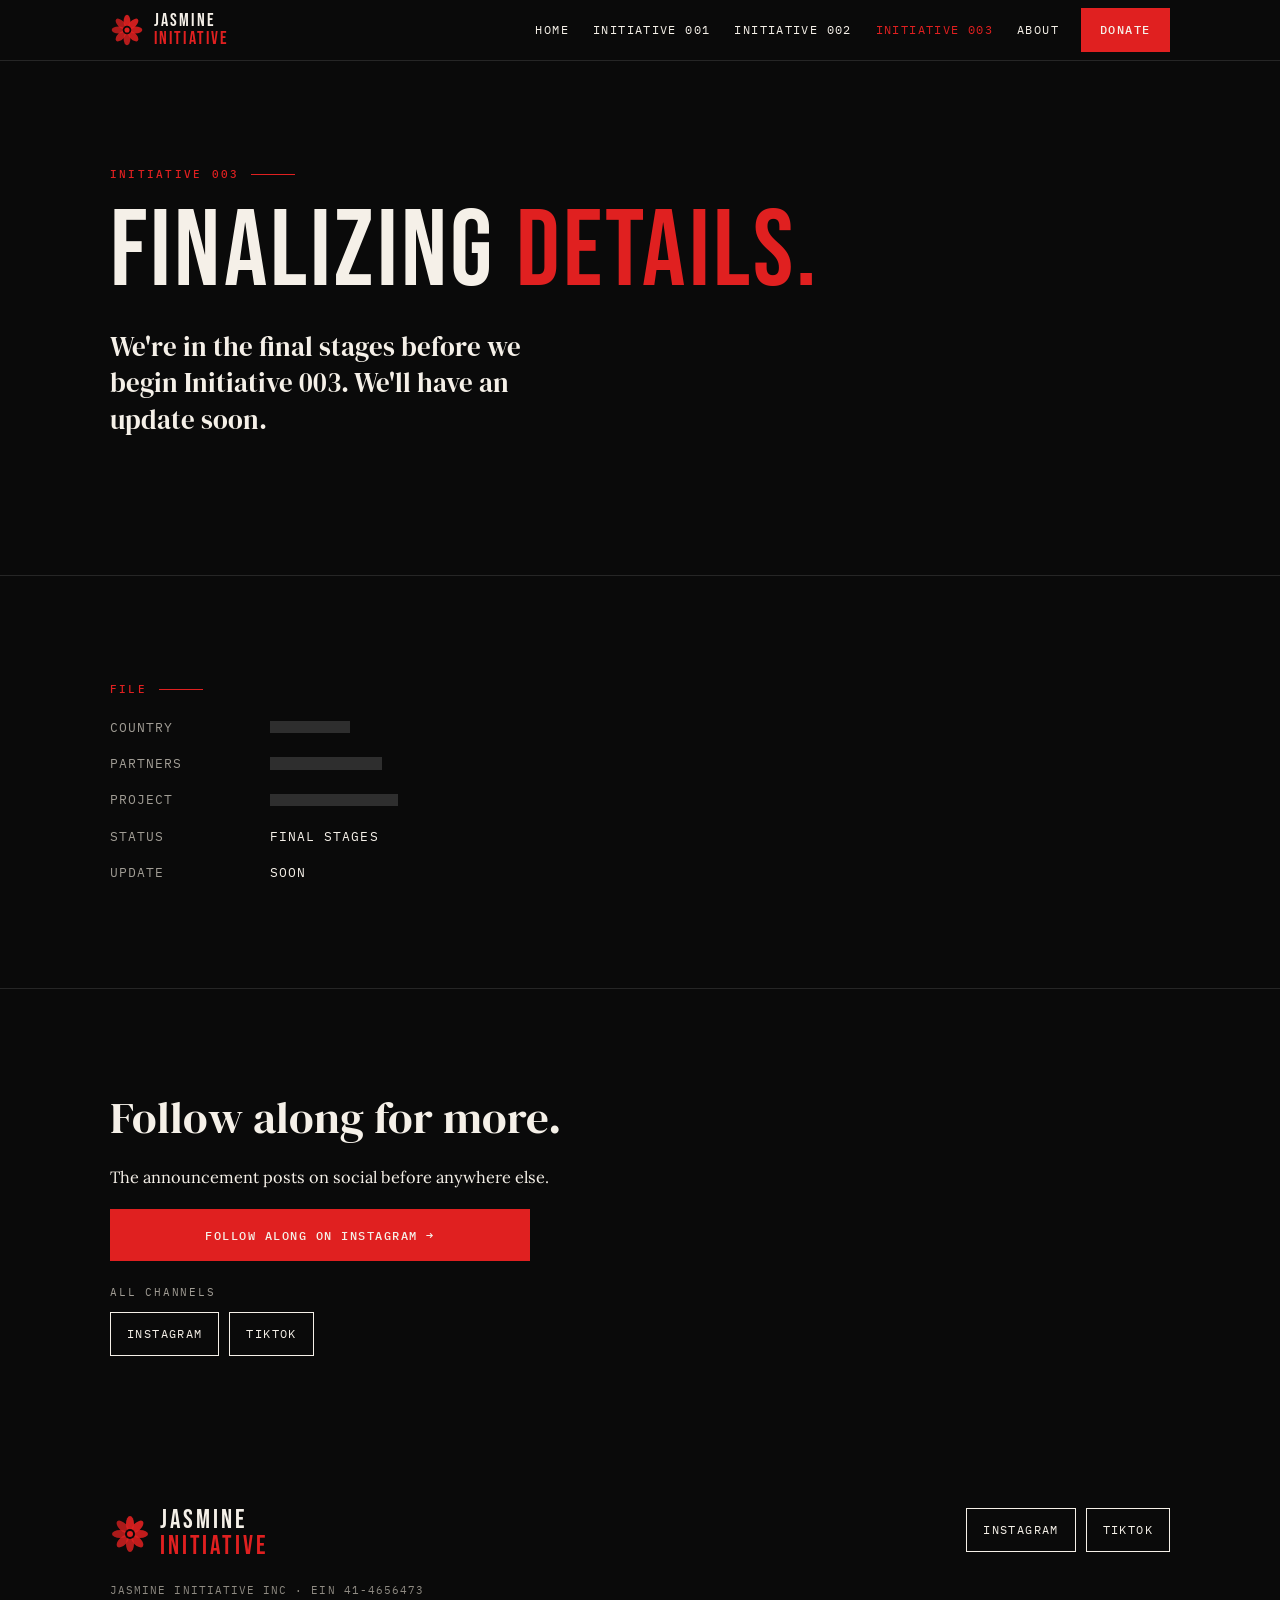
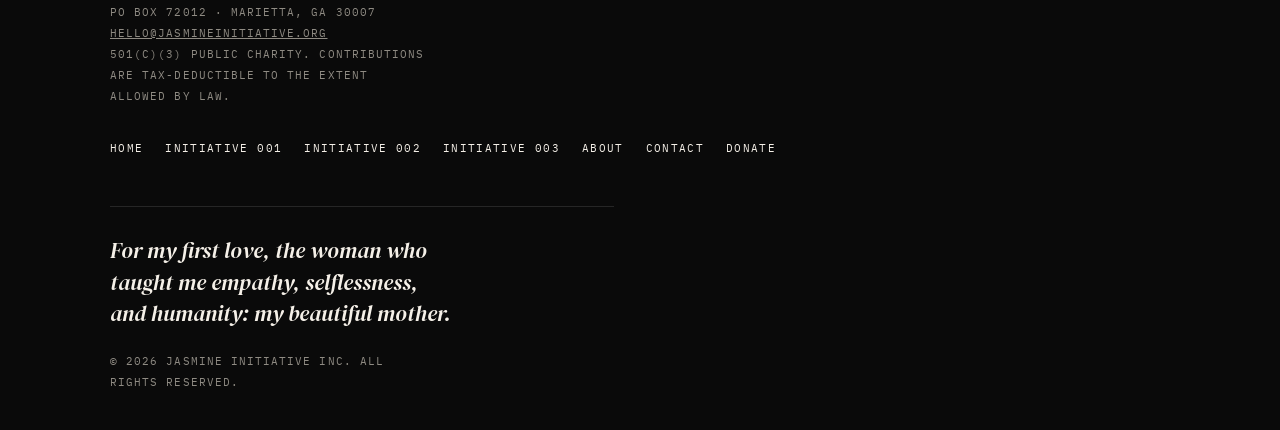
<file: initiative-003/index.html>
<!doctype html>
<html lang="en">
<head>
<meta charset="utf-8">
<meta name="viewport" content="width=device-width, initial-scale=1, viewport-fit=cover">
<title>Initiative 003 | Jasmine Initiative</title>
<meta name="description" content="Initiative 003 is in its final stages before we begin. More soon.">
<meta name="theme-color" content="#0A0A0A">
<meta property="og:site_name" content="Jasmine Initiative">
<meta property="og:type" content="website">
<meta property="og:title" content="Initiative 003 | Jasmine Initiative">
<meta property="og:description" content="Initiative 003 is in its final stages before we begin. More soon.">
<meta name="twitter:card" content="summary_large_image">
<meta property="og:url" content="https://jasmineinitiative.org/initiative-003/">
<meta property="og:image" content="https://jasmineinitiative.org/img/share-flower.jpg">
<link rel="canonical" href="https://jasmineinitiative.org/initiative-003/">
<link rel="icon" href="data:image/svg+xml,%3Csvg xmlns='http://www.w3.org/2000/svg' viewBox='0 0 40 40'%3E%3Crect width='40' height='40' fill='%230A0A0A'/%3E%3Cg fill='%23E02020'%3E%3Cellipse cx='20' cy='10' rx='4' ry='8'/%3E%3Cellipse cx='20' cy='10' rx='4' ry='8' transform='rotate(45 20 20)'/%3E%3Cellipse cx='20' cy='10' rx='4' ry='8' transform='rotate(90 20 20)'/%3E%3Cellipse cx='20' cy='10' rx='4' ry='8' transform='rotate(135 20 20)'/%3E%3Cellipse cx='20' cy='10' rx='4' ry='8' transform='rotate(180 20 20)'/%3E%3Cellipse cx='20' cy='10' rx='4' ry='8' transform='rotate(225 20 20)'/%3E%3Cellipse cx='20' cy='10' rx='4' ry='8' transform='rotate(270 20 20)'/%3E%3Cellipse cx='20' cy='10' rx='4' ry='8' transform='rotate(315 20 20)'/%3E%3C/g%3E%3Ccircle cx='20' cy='20' r='5' fill='%230A0A0A'/%3E%3Ccircle cx='20' cy='20' r='3' fill='%23E02020'/%3E%3C/svg%3E">
<link rel="preconnect" href="https://fonts.googleapis.com">
<link rel="preconnect" href="https://fonts.gstatic.com" crossorigin>
<link href="https://fonts.googleapis.com/css2?family=Bebas+Neue&family=DM+Serif+Display:ital@0;1&family=IBM+Plex+Mono:wght@400;500&family=Lora:ital,wght@0,400;0,500;1,400&display=swap" rel="stylesheet">
<link rel="stylesheet" href="../assets/site.css?v=051c69ce">
</head>
<body class="dark">
<svg width="0" height="0" style="position:absolute" aria-hidden="true" focusable="false">
  <symbol id="flower" viewBox="0 0 40 40">
    <g fill="#E02020">
      <ellipse cx="20" cy="10" rx="4" ry="8" opacity=".9"/>
      <ellipse cx="20" cy="10" rx="4" ry="8" opacity=".9" transform="rotate(45 20 20)"/>
      <ellipse cx="20" cy="10" rx="4" ry="8" opacity=".85" transform="rotate(90 20 20)"/>
      <ellipse cx="20" cy="10" rx="4" ry="8" opacity=".85" transform="rotate(135 20 20)"/>
      <ellipse cx="20" cy="10" rx="4" ry="8" opacity=".8" transform="rotate(180 20 20)"/>
      <ellipse cx="20" cy="10" rx="4" ry="8" opacity=".8" transform="rotate(225 20 20)"/>
      <ellipse cx="20" cy="10" rx="4" ry="8" opacity=".75" transform="rotate(270 20 20)"/>
      <ellipse cx="20" cy="10" rx="4" ry="8" opacity=".75" transform="rotate(315 20 20)"/>
    </g>
    <circle cx="20" cy="20" r="5" style="fill:var(--core,#F5F0E8)"/>
    <circle cx="20" cy="20" r="3" fill="#E02020"/>
  </symbol>
</svg>

<a class="skip" href="#main">Skip to content</a>
<header class="bar">
  <div class="wrap bar-in">
    <a class="brand" href="../" data-nav aria-label="Jasmine Initiative home">
      <svg aria-hidden="true"><use href="#flower"/></svg>
      <span class="brand-t"><span>JASMINE</span><span class="i">INITIATIVE</span></span>
    </a>
    <nav class="nav-d" aria-label="Primary">
      <a href="../" data-nav>Home</a>
      <a href="../initiative-001/" data-nav>Initiative 001</a>
      <a href="../initiative-002/" data-nav>Initiative 002</a>
      <a href="../initiative-003/" aria-current="page" data-nav>Initiative 003</a>
      <a href="../about/" data-nav>About</a>
    </nav>
    <a class="btn" style="min-height:44px;padding:0 18px" href="../donate/" data-nav>Donate</a>
    <button class="menu-btn" id="menuBtn" type="button" aria-expanded="false" aria-controls="menu">Menu</button>
  </div>
</header>

<div class="menu" id="menu" hidden>
  <a class="big" href="../" data-nav>Home</a>
  <a class="big" href="../initiative-001/" data-nav>Initiative 001</a>
  <a class="big" href="../initiative-002/" data-nav>Initiative 002</a>
  <a class="big" href="../initiative-003/" aria-current="page" data-nav>Initiative 003</a>
  <a class="big" href="../about/" data-nav>About</a>
  <a class="big" href="../contact/" data-nav>Contact</a>
  <a class="big" href="../donate/" data-nav>Donate</a>
  <div class="follow">
    <p class="mono" style="margin:0 0 10px">Follow along</p>
    <div class="socials" data-socials></div>
  </div>
</div>


<main id="main">
  <section class="sec" style="border-top:0">
    <div class="wrap">
      <p class="eyebrow">Initiative 003</p>
      <h1 class="h1">Finalizing <em>details.</em></h1>
      <p class="lede">We're in the final stages before we begin Initiative 003. We'll have an update soon.</p>
    </div>
  </section>
  <section class="sec">
    <div class="wrap">
      <p class="eyebrow">File</p>
      <dl class="rd" style="grid-template-columns:minmax(6rem,9rem) 1fr;font-size:.82rem;max-width:560px;gap:14px 16px">
        <div style="display:contents"><dt>Country</dt><dd><span class="x" style="--w:10ch"></span></dd></div>
        <div style="display:contents"><dt>Partners</dt><dd><span class="x" style="--w:14ch"></span></dd></div>
        <div style="display:contents"><dt>Project</dt><dd><span class="x" style="--w:16ch"></span></dd></div>
        <div style="display:contents"><dt>Status</dt><dd>Final stages</dd></div>
        <div style="display:contents"><dt>Update</dt><dd>Soon</dd></div>
      </dl>
    </div>
  </section>
  <section class="sec">
    <div class="wrap">
      <h2 class="h2">Follow along for more.</h2>
      <p class="copy">The announcement posts on social before anywhere else.</p>
      <div class="cta"><span data-follow></span></div>
      <p class="mono follow-label">All channels</p>
      <div class="socials" data-socials></div>
    </div>
  </section>
</main>
<footer class="foot">
  <div class="wrap">
    <div class="foot-in">
      <div>
        <div class="brand" style="margin:0 0 20px">
          <svg aria-hidden="true"><use href="#flower"/></svg>
          <span class="brand-t"><span>JASMINE</span><span class="i">INITIATIVE</span></span>
        </div>
        <p>Jasmine Initiative Inc &middot; EIN 41-4656473<br>PO Box 72012 &middot; Marietta, GA 30007<br><a class="em" data-em="uryyb@wnfzvarvavgvngvir.bet">hello [at] jasmineinitiative [dot] org</a><br>501(c)(3) public charity. Contributions are tax-deductible to the extent allowed by law.</p>
      </div>
      <div class="socials" data-socials style="align-content:flex-start"></div>
    </div>
    <nav aria-label="Footer">
      <a href="../" data-nav>Home</a>
      <a href="../initiative-001/" data-nav>Initiative 001</a>
      <a href="../initiative-002/" data-nav>Initiative 002</a>
      <a href="../initiative-003/" aria-current="page" data-nav>Initiative 003</a>
      <a href="../about/" data-nav>About</a>
      <a href="../contact/" data-nav>Contact</a>
      <a href="../donate/" data-nav>Donate</a>
    </nav>
    <p class="dedication">For my first love, the woman who taught me empathy, selflessness, and humanity: my beautiful mother.</p>
    <p class="copyright">&copy; 2026 Jasmine Initiative Inc. All rights reserved.</p>
  </div>
</footer>

<script src="../assets/site.js?v=051c69ce"></script>
</body>
</html>
</file>
<file: assets/site.css>
/* Layout: mobile-first, single column bands. Light pages for donors, dark pages for the initiatives.
     One red moment per headline, red never used as a background. Committed single look (brand rule), not OS-theme driven. */
  :root{
    --ink:#1A1A1A; --paper:#F5F0E8; --black:#0A0A0A; --red:#E02020;
    --display:'Bebas Neue','Arial Narrow',Impact,sans-serif;
    --serif:'DM Serif Display',Georgia,serif;
    --mono:'IBM Plex Mono','Courier New',monospace;
    --body:'Lora',Georgia,serif;
    --bg:var(--paper); --fg:var(--ink); --muted:#5F5A52; --line:#D8D3CB; --card:#FBF8F2;
    color-scheme:light;
  }
  body.dark{ --bg:var(--black); --fg:var(--paper); --muted:#A19D95; --line:#262626; --card:#121212; }

  .give{max-width:560px;width:100%}
@media(min-width:860px){.give-grid{grid-template-columns:1fr minmax(0,520px);align-items:start}.give{justify-self:end}}
.give{position:relative}
.give dbox-widget{display:block;min-height:420px;position:relative}
@media(max-width:859px){.give-lede{display:none}.give-promise{margin-top:18px}}
@media(min-width:860px){.m-only{display:none}}
.give-promise{margin:22px 0 0;padding-left:16px;border-left:3px solid var(--red);font-size:1rem;line-height:1.6;max-width:34em}
.give-promise strong{font-weight:700}
.give-loading{position:absolute;top:24px;left:0;right:0;margin:0;font-family:var(--mono);font-size:.78rem;letter-spacing:.12em;text-transform:uppercase;color:var(--muted,#555)}
.give-loading[hidden]{display:none}
.give-note{font-family:var(--mono);font-size:.74rem;line-height:1.7;margin:18px 0 0;color:var(--muted,#555)}
.give-note a{text-decoration:underline;text-underline-offset:3px}
@media(max-width:859px){
  .cards .card.c{display:grid;grid-template-columns:112px 1fr;align-items:stretch}
  .cards .card.c .c-media{aspect-ratio:auto;min-height:132px}
  .cards .card.c:first-child .c-media img{object-position:80% 50%}
  .cards .card.c .c-tag,.cards .card.c .c-body p,.cards .card.c .go{display:none}
  .cards .card.c .c-body{padding:14px 16px;gap:6px;justify-content:center}
  .cards .card.c .c-num{flex-direction:row;align-items:baseline;gap:10px;margin:0}
  .cards .card.c .c-num .n{font-size:2.2rem}
  .cards .card.c h3{font-size:1.45rem;line-height:1.05}
}
[hidden]{display:none!important}
  *,*::before,*::after{box-sizing:border-box}
  body{margin:0;background:var(--bg);color:var(--fg);font-family:var(--body);font-size:16px;line-height:1.7;-webkit-text-size-adjust:100%}
  body.menu-open{overflow:hidden}
  body::before{content:"";position:fixed;inset:0 0 auto;height:env(safe-area-inset-top,0px);z-index:60;background:var(--bg)}
  a{color:inherit}
  :focus-visible{outline:2px solid var(--red);outline-offset:3px}
  .skip{position:absolute;left:-999px;top:8px;background:var(--black);color:var(--paper);padding:10px 14px;font-family:var(--mono);font-size:.75rem;z-index:100}
  .skip:focus{left:8px}

  .wrap{width:100%;max-width:1100px;margin:0 auto;padding-left:max(20px,env(safe-area-inset-left,0px));padding-right:max(20px,env(safe-area-inset-right,0px))}

  /* Header */
  .bar{position:sticky;top:env(safe-area-inset-top,0px);z-index:50;background:var(--bg);border-bottom:1px solid var(--line)}
  .bar-in{display:flex;align-items:center;gap:10px;min-height:60px}
  .brand{display:flex;align-items:center;gap:10px;text-decoration:none;color:var(--fg);margin-right:auto;min-width:0}
  .brand svg{width:34px;height:34px;flex:none;--core:var(--bg)}
  .brand-t{font-family:var(--display);font-size:1.1rem;letter-spacing:.12em;line-height:1.02}
  .brand-t span{display:block}
  .brand-t .i{color:var(--red)}
  .nav-d{display:none;gap:24px;margin-right:12px}
  .nav-d a{font-family:var(--mono);font-size:.72rem;letter-spacing:.12em;text-transform:uppercase;text-decoration:none;padding:8px 0}
  .nav-d a:hover,[aria-current="page"]{color:var(--red)}
  .menu-btn{font-family:var(--mono);font-size:.72rem;letter-spacing:.12em;text-transform:uppercase;background:none;color:var(--fg);border:1px solid var(--line);min-height:44px;padding:0 14px;cursor:pointer}
  @media(min-width:1020px){.nav-d{display:flex}.menu-btn{display:none}}

  .menu{position:fixed;inset:0;z-index:45;background:var(--bg);display:flex;flex-direction:column;overflow-y:auto;
    padding:calc(72px + env(safe-area-inset-top,0px)) max(20px,env(safe-area-inset-right,0px)) calc(28px + env(safe-area-inset-bottom,0px)) max(20px,env(safe-area-inset-left,0px))}
  .menu a.big{font-family:var(--display);font-size:clamp(2.6rem,12vw,4rem);line-height:1;letter-spacing:.04em;text-decoration:none;padding:.3em 0;border-bottom:1px solid var(--line)}
  .menu .follow{margin-top:28px}

  /* Type */
  .eyebrow{display:flex;align-items:center;gap:12px;font-family:var(--mono);font-weight:500;font-size:.7rem;letter-spacing:.2em;text-transform:uppercase;color:var(--red);margin:0 0 18px}
  .eyebrow::after{content:"";width:44px;height:1px;background:var(--red);flex:none}
  .h1{font-family:var(--display);font-weight:400;font-size:clamp(2.7rem,11.5vw,6.75rem);line-height:.95;letter-spacing:.03em;margin:0 0 24px;text-wrap:balance}
  .h1 em{font-style:normal;color:var(--red)}
  .h2{font-family:var(--serif);font-weight:400;font-size:clamp(1.8rem,5.2vw,2.8rem);line-height:1.12;margin:0 0 20px;max-width:24ch;text-wrap:balance}
  .lede{font-family:var(--serif);font-size:clamp(1.2rem,3.6vw,1.7rem);line-height:1.35;max-width:34ch;margin:0 0 32px}
  .copy{max-width:62ch;font-size:1.02rem;margin:0 0 1.1em}
  .mono{font-family:var(--mono);font-size:.7rem;letter-spacing:.16em;text-transform:uppercase;color:var(--muted)}

  /* Bands */
  .sec{padding-block:clamp(56px,9vw,104px)}
  .sec + .sec{border-top:1px solid var(--line)}
  .band-dark{background:var(--black);color:var(--paper);--fg:var(--paper);--muted:#A19D95;--line:#2a2a2a}
  .hero{position:relative;overflow:hidden;overflow:clip;padding-block:clamp(40px,9vw,112px)}
  .hero .wrap{position:relative;z-index:1}
  .hero-flower{position:absolute;right:-22%;top:-8%;width:min(78vw,560px);height:auto;opacity:.07;pointer-events:none;--core:var(--bg)}

  /* Buttons + chips */
  .cta{display:flex;flex-direction:column;gap:14px;align-items:stretch;max-width:420px}
  .btn{display:inline-flex;align-items:center;justify-content:center;gap:10px;min-height:52px;padding:0 26px;background:var(--red);color:var(--paper);font-family:var(--mono);font-weight:500;font-size:.78rem;letter-spacing:.12em;text-transform:uppercase;text-decoration:none;border:1px solid var(--red);cursor:pointer}
  .btn:hover{filter:brightness(.92)}
  .btn.is-off{background:transparent;color:var(--muted);border:1px dashed var(--muted);cursor:not-allowed;filter:none}
  .socials{display:flex;flex-wrap:wrap;gap:10px}
  .chip{display:inline-flex;align-items:center;min-height:44px;padding:0 16px;border:1px solid var(--fg);font-family:var(--mono);font-size:.72rem;letter-spacing:.12em;text-transform:uppercase;text-decoration:none;color:var(--fg)}
  a.chip:hover{background:var(--fg);color:var(--bg)}
  .chip.is-off{border:1px dashed var(--muted);color:var(--muted)}
  .follow-label{margin:22px 0 10px}

  /* Ticker */
  .ticker{background:var(--black);color:var(--paper);overflow:hidden;border-block:1px solid #1d1d1d}
  .track{display:flex;width:max-content;animation:slide 40s linear infinite}
  .track span{font-family:var(--mono);font-size:.72rem;letter-spacing:.2em;text-transform:uppercase;padding:15px 0;white-space:nowrap}
  .track span::after{content:"/";color:var(--red);padding:0 26px}
  @keyframes slide{to{transform:translateX(-50%)}}
  @media(prefers-reduced-motion:reduce){.track{animation:none}}

  /* Cards */
  .cards{display:grid;gap:16px;grid-template-columns:1fr}
  @media(min-width:900px){.cards{grid-template-columns:repeat(3,1fr)}}
  .h2 em{font-style:normal;color:var(--red)}
  .card.c{padding:0;gap:0;overflow:hidden}
  .c-media{position:relative;aspect-ratio:4/3;background:#111;overflow:hidden;display:grid;place-items:center}
  .c-media img{position:absolute;inset:0;width:100%;height:100%;object-fit:cover;object-position:30% 50%;display:block}
  .c-media.dim img{filter:grayscale(1) blur(7px) brightness(.45);transform:scale(1.12)}
  .c-media .mark{width:34%;height:auto;opacity:.22;position:relative}
  .c-tag{position:relative;font-family:var(--mono);font-size:.72rem;letter-spacing:.16em;text-transform:uppercase;color:var(--paper)}
  .c-body{display:flex;flex-direction:column;gap:12px;padding:24px 24px 28px;flex:1}
  .c-num{display:flex;flex-direction:column;gap:4px;margin-bottom:6px}
  .c-num .lab{font-family:var(--mono);font-size:.78rem;letter-spacing:.2em;text-transform:uppercase;color:var(--paper)}
  .c-num .n{font-family:var(--display);font-size:5rem;line-height:.85;letter-spacing:.02em;color:var(--red)}
  .card.c h3{font-size:2.3rem}
  .status{display:inline-flex;align-items:center;gap:9px;font-family:var(--mono);font-size:.72rem;letter-spacing:.14em;text-transform:uppercase;color:var(--paper)}
  .status i{width:9px;height:9px;border-radius:50%;background:var(--red);flex:none}
  .status i.off{background:transparent;border:1.5px solid #8F8B83}
  .card{display:flex;flex-direction:column;gap:14px;min-width:0;background:var(--black);color:var(--paper);--fg:var(--paper);--muted:#8F8B83;--line:#262626;padding:28px 24px;border:1px solid #1f1f1f;text-decoration:none}
  .card:hover{border-color:#444}
  .card h3{font-family:var(--display);font-weight:400;font-size:3.2rem;line-height:1;letter-spacing:.04em;margin:0}
  .card p{margin:0;color:#B9B5AD;font-size:.97rem}
  .card .go{margin-top:auto;padding-top:10px;font-family:var(--mono);font-size:.72rem;letter-spacing:.14em;text-transform:uppercase}

  /* Redacted record */
  .rd{display:grid;grid-template-columns:7rem 1fr;gap:8px 12px;margin:4px 0 0;font-family:var(--mono);font-size:.72rem;letter-spacing:.08em;text-transform:uppercase}
  .rd dt{color:var(--muted)}
  .rd dd{margin:0;min-width:0}
  .x{display:inline-block;width:var(--w,8ch);max-width:100%;height:.95em;vertical-align:-.12em;background:#2e2e2e}

  /* Fact lists */
  .facts{margin:0}
  .facts div{display:grid;grid-template-columns:minmax(7.5rem,32%) 1fr;gap:12px;padding:14px 0;border-bottom:1px solid var(--line)}
  .facts dt{font-family:var(--mono);font-size:.68rem;letter-spacing:.15em;text-transform:uppercase;color:var(--muted);padding-top:.35em}
  .facts dd{margin:0;min-width:0;overflow-wrap:anywhere}

  .attrib{display:flex;flex-direction:column;gap:4px;margin:0 0 28px;font-family:var(--mono);font-size:.78rem;letter-spacing:.14em;text-transform:uppercase;color:var(--muted)}
  .attrib span{color:var(--fg)}
  .pull{font-family:var(--serif);font-style:italic;font-size:clamp(1.6rem,5.5vw,2.8rem);line-height:1.2;margin:0 0 20px;max-width:24ch;text-wrap:balance;border-left:3px solid var(--red);padding-left:20px}
  .pull-sub{font-family:var(--mono);font-size:.78rem;letter-spacing:.1em;text-transform:uppercase;color:var(--muted);margin:0;padding-left:23px;max-width:46ch;line-height:1.7}

  .trio{display:grid;gap:28px;grid-template-columns:1fr}
  @media(min-width:760px){.trio{grid-template-columns:repeat(3,1fr);gap:36px}}
  .trio > div{border-top:1px solid var(--line);padding-top:18px;min-width:0}
  .trio h3{font-family:var(--display);font-weight:400;font-size:2.1rem;letter-spacing:.04em;line-height:1;margin:0 0 10px}
  .trio p{margin:0;color:var(--muted);font-size:.97rem}

  .receipt{border:1px dashed var(--muted);background:var(--card);padding:22px;max-width:520px;font-family:var(--mono);font-size:.76rem;letter-spacing:.06em;text-transform:uppercase}
  .receipt h4{margin:0 0 14px;font-weight:500;font-size:.72rem;letter-spacing:.2em;color:var(--muted)}
  .receipt .rl{display:flex;gap:8px;align-items:baseline;line-height:2}
  .receipt .rl i{flex:1;border-bottom:1px dotted var(--muted);min-width:12px}

  .two{display:grid;gap:36px;grid-template-columns:1fr}
  @media(min-width:860px){.two{grid-template-columns:1fr 1fr;gap:64px}}
  .two > *{min-width:0}

  /* Footer */
  .foot{background:var(--black);color:var(--paper);--fg:var(--paper);--muted:#8F8B83;--line:#262626;padding-block:48px 36px}
  .foot-in{display:flex;flex-wrap:wrap;justify-content:space-between;gap:32px}
  .foot .brand-t{font-size:1.6rem}
  .foot .brand svg{--core:var(--black);width:40px;height:40px}
  .foot p{margin:0;font-family:var(--mono);font-size:.66rem;letter-spacing:.1em;text-transform:uppercase;color:#8F8B83;line-height:2;max-width:46ch}
  .foot nav{display:flex;flex-wrap:wrap;gap:6px 22px;margin-top:24px}
  .foot nav a{font-family:var(--mono);font-size:.7rem;letter-spacing:.12em;text-transform:uppercase;text-decoration:none;color:var(--paper);padding:8px 0}
  .foot nav a:hover{color:var(--red)}
  .counter{margin-top:8px;padding-top:28px;border-top:1px solid var(--line);max-width:640px}
  .counter .count{font-family:var(--display);font-size:clamp(3.6rem,17vw,7.5rem);line-height:.95;letter-spacing:.03em;margin:6px 0 12px;font-variant-numeric:tabular-nums}
  .counter .unit{font-family:var(--mono);font-size:.78rem;letter-spacing:.16em;text-transform:uppercase;color:var(--muted);margin-left:.8em}
  .counter .fine{font-size:.82rem;line-height:1.6;color:var(--muted);margin:0;max-width:56ch}
  .shot{margin:0;min-width:0}
  .shot img{display:block;width:100%;height:auto;background:#1a1a1a}
  .shot figcaption{font-family:var(--mono);font-size:.68rem;letter-spacing:.1em;text-transform:uppercase;color:var(--muted);padding-top:10px;line-height:1.6}
  .shot.wide img{aspect-ratio:16/9;object-fit:cover}
  .shots{display:grid;grid-template-columns:1fr 1fr;gap:14px 12px;margin-top:20px}
  .shots .shot img{aspect-ratio:4/5;object-fit:cover}
  @media(min-width:760px){.shots{grid-template-columns:repeat(4,1fr)}}
  .foot .dedication{font-family:var(--serif);font-style:italic;font-size:clamp(1.1rem,3.4vw,1.4rem);line-height:1.4;letter-spacing:0;text-transform:none;color:var(--paper);max-width:42ch;margin:40px 0 0;padding-top:28px;border-top:1px solid #262626;text-wrap:balance}
  .foot .copyright{margin-top:22px}
</file>
